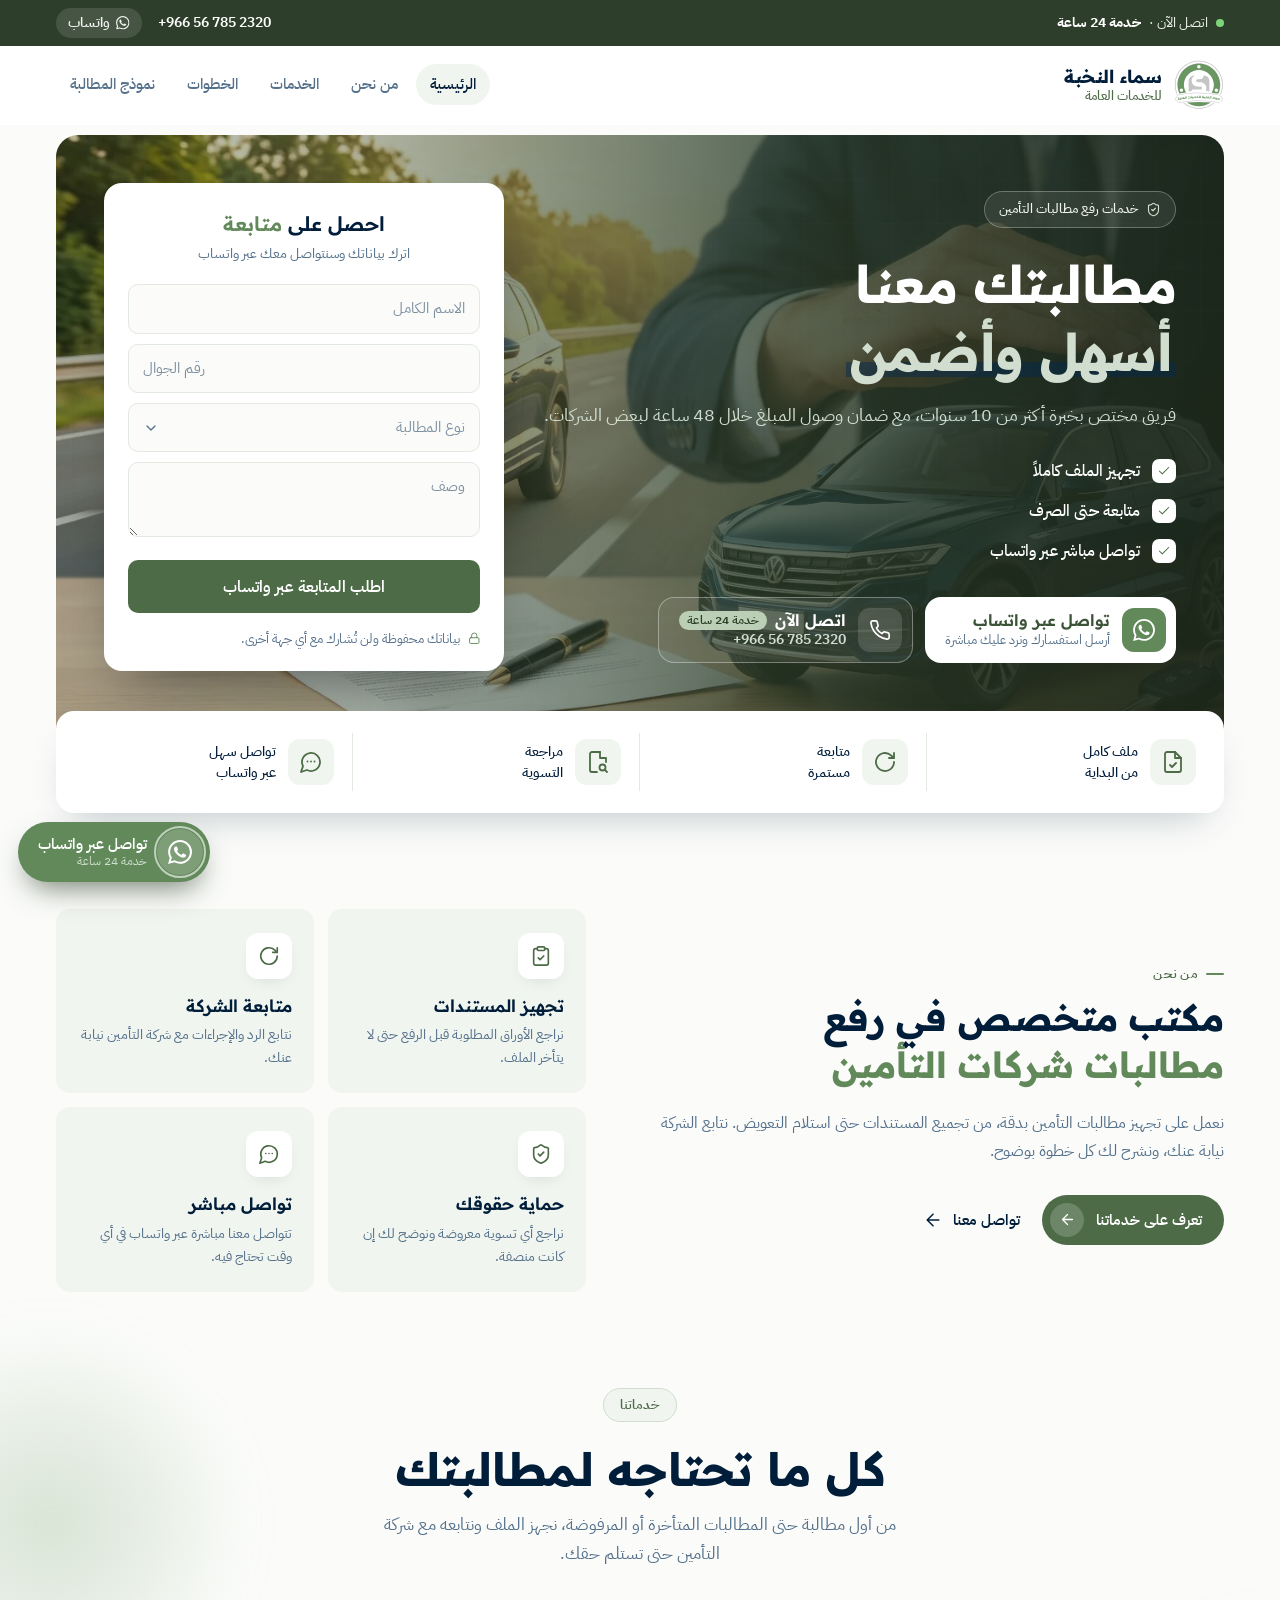
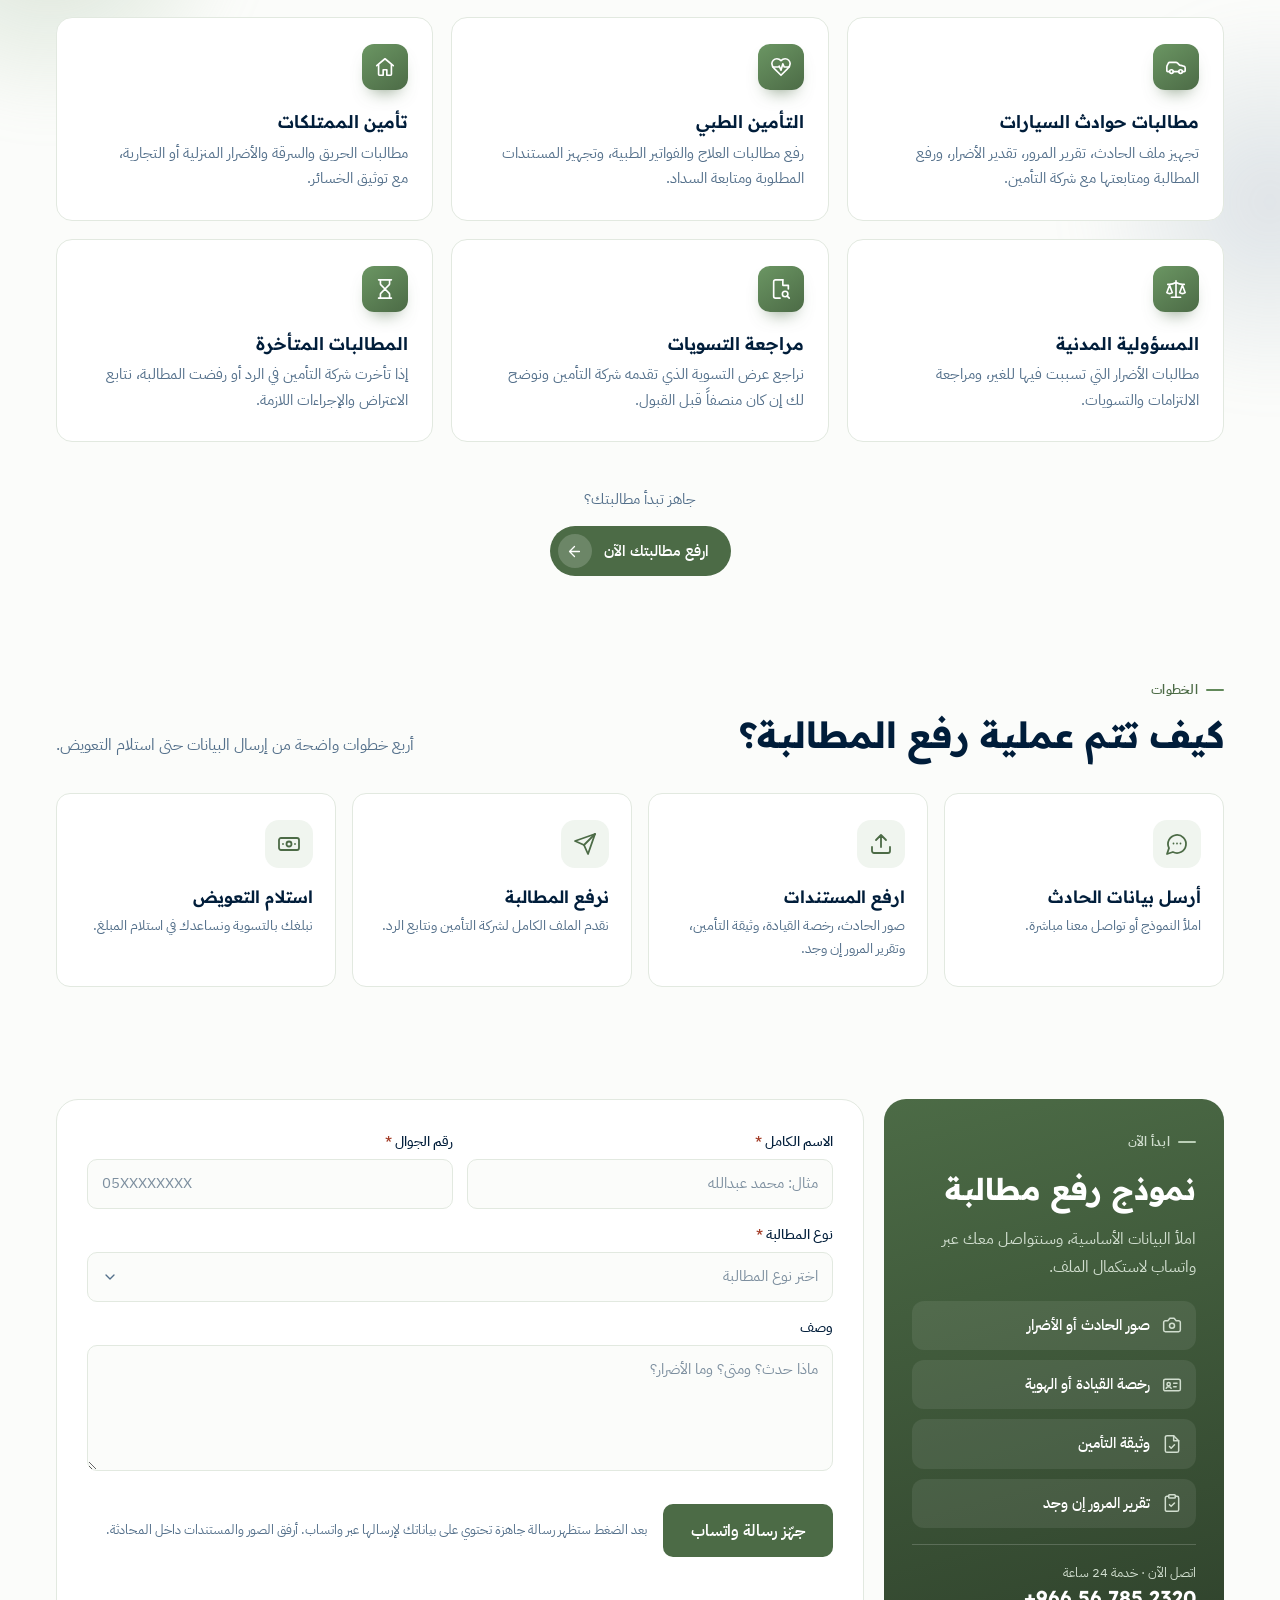
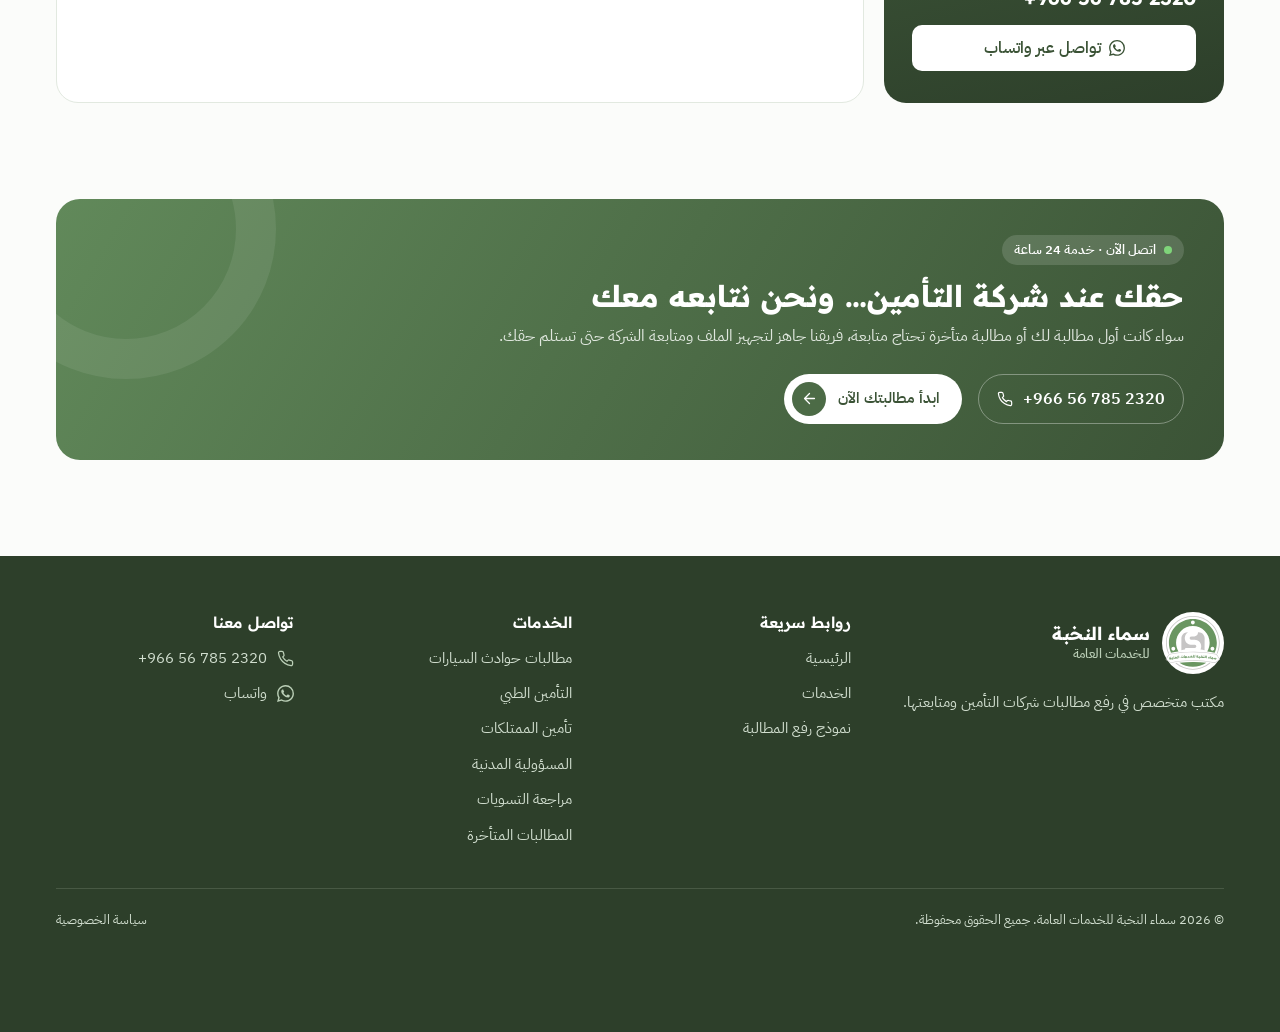
<file: index.html>
<!doctype html>
<html lang="ar" dir="rtl">
<head>
<!-- Google Tag Manager -->
<script>(function(w,d,s,l,i){w[l]=w[l]||[];w[l].push({'gtm.start':
new Date().getTime(),event:'gtm.js'});var f=d.getElementsByTagName(s)[0],
j=d.createElement(s),dl=l!='dataLayer'?'&l='+l:'';j.async=true;j.src=
'https://www.googletagmanager.com/gtm.js?id='+i+dl;f.parentNode.insertBefore(j,f);
})(window,document,'script','dataLayer','GTM-TQXXLRTH');</script>
<!-- End Google Tag Manager -->
<meta charset="utf-8">
<meta name="viewport" content="width=device-width, initial-scale=1, viewport-fit=cover">
<title>سماء النخبة للخدمات العامة | رفع مطالبات التأمين</title>
<meta name="description" content="مكتب متخصص في رفع مطالبات شركات التأمين ومتابعتها: حوادث السيارات، التأمين الطبي، الممتلكات، المسؤولية المدنية، مراجعة التسويات والمطالبات المتأخرة. تواصل عبر واتساب — خدمة 24 ساعة.">
<meta name="theme-color" content="#4c6b46">
<link rel="icon" href="/assets/logo.svg" type="image/svg+xml">
<link rel="apple-touch-icon" href="/assets/apple-touch-icon.png">

<link rel="canonical" href="https://www.nj113.com/">
<meta property="og:type" content="website">
<meta property="og:locale" content="ar_SA">
<meta property="og:title" content="سماء النخبة للخدمات العامة — رفع مطالبات التأمين">
<meta property="og:description" content="نجهز ملف المطالبة كاملاً، ونرفعه لشركة التأمين، ونتابعه معك حتى تستلم حقك.">
<meta property="og:image" content="https://www.nj113.com/assets/og.jpg">
<meta property="og:url" content="https://www.nj113.com/">
<meta name="twitter:card" content="summary_large_image">

<link rel="preconnect" href="https://fonts.googleapis.com">
<link rel="preconnect" href="https://fonts.gstatic.com" crossorigin>
<link rel="stylesheet" href="https://fonts.googleapis.com/css2?family=IBM+Plex+Sans+Arabic:wght@400;500;600&family=Readex+Pro:wght@400;500;600;700&display=swap">
<link rel="preload" as="image" href="/assets/hero.webp" media="(min-width: 921px)">
<link rel="preload" as="image" href="/assets/hero-mobile.webp" media="(max-width: 920px)">
<link rel="stylesheet" href="/styles.css">
<script type="application/ld+json">{"@context": "https://schema.org", "@type": "LocalBusiness", "name": "سماء النخبة للخدمات العامة", "description": "مكتب متخصص في رفع مطالبات شركات التأمين ومتابعتها: حوادث السيارات، التأمين الطبي، الممتلكات، المسؤولية المدنية، مراجعة التسويات والمطالبات المتأخرة. تواصل عبر واتساب — خدمة 24 ساعة.", "telephone": "+966567852320", "image": "/assets/og.jpg", "openingHours": "Mo-Su 00:00-23:59"}</script>
</head>
<body>
<!-- Google Tag Manager (noscript) -->
<noscript><iframe src="https://www.googletagmanager.com/ns.html?id=GTM-TQXXLRTH" height="0" width="0" style="display:none;visibility:hidden"></iframe></noscript>
<!-- End Google Tag Manager (noscript) -->
<svg width="0" height="0" style="position:absolute" aria-hidden="true">
  <defs>
    <symbol id="logo" viewBox="0 0 170.079 170.079"><path fill-rule="nonzero" fill="rgb(41.598511%, 58.799744%, 38.398743%)" fill-opacity="1" d="M 87.554688 142.472656 C 73.101562 142.320312 58.488281 143.140625 43.894531 144.90625 C 55.515625 152.769531 69.527344 157.355469 84.609375 157.355469 C 99.699219 157.355469 113.714844 152.765625 125.335938 144.902344 C 112.796875 143.394531 100.15625 142.578125 87.554688 142.472656 "/> <path fill-rule="nonzero" fill="rgb(41.598511%, 58.799744%, 38.398743%)" fill-opacity="1" d="M 144.011719 108.359375 C 140.777344 108.359375 138.15625 105.738281 138.15625 102.503906 C 138.15625 99.269531 140.777344 96.648438 144.011719 96.648438 C 147.242188 96.648438 149.867188 99.269531 149.867188 102.503906 C 149.867188 105.738281 147.242188 108.359375 144.011719 108.359375 M 84.609375 28.578125 C 81.378906 28.578125 78.753906 25.953125 78.753906 22.722656 C 78.753906 19.488281 81.378906 16.867188 84.609375 16.867188 C 87.84375 16.867188 90.464844 19.488281 90.464844 22.722656 C 90.464844 25.953125 87.84375 28.578125 84.609375 28.578125 M 25.210938 108.359375 C 21.976562 108.359375 19.355469 105.738281 19.355469 102.503906 C 19.355469 99.269531 21.976562 96.648438 25.210938 96.648438 C 28.445312 96.648438 31.066406 99.269531 31.066406 102.503906 C 31.066406 105.738281 28.445312 108.359375 25.210938 108.359375 M 84.609375 11.804688 C 44.417969 11.804688 11.835938 44.390625 11.835938 84.582031 C 11.835938 95.167969 14.097656 105.226562 18.164062 114.300781 C 25.554688 113.039062 33.191406 111.847656 40.957031 110.929688 C 36.304688 103.242188 33.628906 94.222656 33.628906 84.582031 C 33.628906 56.425781 56.453125 33.597656 84.609375 33.597656 C 112.765625 33.597656 135.59375 56.425781 135.59375 84.582031 C 135.59375 94.242188 132.90625 103.277344 128.238281 110.976562 C 135.738281 111.867188 143.347656 112.980469 151.046875 114.324219 C 155.121094 105.242188 157.386719 95.175781 157.386719 84.582031 C 157.386719 44.390625 124.804688 11.804688 84.609375 11.804688 "/> <path fill-rule="nonzero" fill="rgb(41.598511%, 58.799744%, 38.398743%)" fill-opacity="1" d="M 17.292969 127.449219 L 17.394531 128.042969 C 17.472656 128.507812 17.292969 128.863281 16.851562 129.121094 C 16.765625 129.164062 16.667969 129.195312 16.566406 129.210938 C 16.453125 129.230469 16.351562 129.234375 16.269531 129.21875 C 15.773438 129.117188 15.488281 128.839844 15.410156 128.382812 L 15.308594 127.789062 L 16.199219 127.066406 Z M 15.097656 133.148438 L 16.746094 132.867188 L 16.578125 131.878906 L 14.929688 132.160156 Z M 19.542969 132.386719 L 19.882812 134.359375 L 15.554688 135.101562 C 14.039062 135.195312 13.1875 134.691406 12.996094 133.585938 L 12.816406 132.535156 C 12.675781 131.40625 13.1875 130.644531 14.355469 130.25 L 16.253906 129.925781 C 17.671875 129.808594 18.484375 130.371094 18.695312 131.605469 L 18.851562 132.503906 Z M 14.734375 127.886719 L 14.835938 128.480469 C 14.914062 128.945312 14.734375 129.304688 14.292969 129.558594 C 14.203125 129.601562 14.109375 129.632812 14.007812 129.652344 C 13.890625 129.667969 13.792969 129.671875 13.707031 129.65625 C 13.214844 129.554688 12.929688 129.277344 12.851562 128.824219 L 12.75 128.226562 L 13.640625 127.503906 Z M 14.734375 127.886719 "/> <path fill-rule="nonzero" fill="rgb(41.598511%, 58.799744%, 38.398743%)" fill-opacity="1" d="M 22.53125 133.277344 L 23.371094 133.144531 L 23.007812 130.820312 L 22.171875 130.949219 Z M 20.054688 131.300781 C 19.933594 130.167969 20.460938 129.414062 21.632812 129.039062 L 22.71875 128.871094 C 24.136719 128.78125 24.941406 129.351562 25.132812 130.59375 L 25.507812 133.007812 C 25.6875 134.179688 25.15625 134.863281 23.910156 135.054688 L 22.964844 135.203125 C 21.484375 135.429688 20.679688 135.128906 20.550781 134.292969 L 20.546875 134.261719 L 19.523438 134.417969 L 19.21875 132.441406 L 20.207031 132.289062 Z M 20.054688 131.300781 "/> <path fill-rule="nonzero" fill="rgb(41.598511%, 58.799744%, 38.398743%)" fill-opacity="1" d="M 25.804688 126.976562 C 25.871094 125.753906 26.394531 125.070312 27.382812 124.929688 L 27.523438 124.910156 L 28.398438 131.0625 L 29.304688 130.933594 L 29.585938 132.917969 L 28.472656 133.078125 C 27.296875 133.242188 26.625 132.738281 26.460938 131.5625 Z M 25.804688 126.976562 "/> <path fill-rule="nonzero" fill="rgb(41.598511%, 58.799744%, 38.398743%)" fill-opacity="1" d="M 33.117188 128.96875 L 32.507812 129.746094 L 33.296875 130.355469 L 33.894531 129.566406 Z M 37.351562 129.890625 L 37.605469 131.875 L 34.113281 132.324219 C 33.867188 132.355469 33.660156 132.199219 33.5 131.859375 C 33.429688 132.230469 33.269531 132.429688 33.023438 132.464844 L 29.3125 132.9375 L 29.058594 130.953125 L 30.707031 130.742188 C 30.53125 130.542969 30.429688 130.320312 30.398438 130.082031 C 30.347656 129.660156 30.503906 129.171875 30.878906 128.621094 L 31.589844 127.675781 C 31.988281 127.207031 32.410156 126.941406 32.851562 126.882812 C 33.289062 126.828125 33.75 126.96875 34.238281 127.304688 L 35.234375 128.066406 C 35.714844 128.492188 35.984375 128.910156 36.039062 129.324219 C 36.070312 129.582031 36.019531 129.832031 35.890625 130.078125 Z M 37.351562 129.890625 "/> <path fill-rule="nonzero" fill="rgb(41.598511%, 58.799744%, 38.398743%)" fill-opacity="1" d="M 38.347656 129.796875 L 37.851562 125.414062 C 37.949219 124.191406 38.492188 123.523438 39.484375 123.410156 L 39.628906 123.394531 L 40.355469 129.789062 C 40.488281 130.972656 39.964844 131.628906 38.78125 131.761719 L 37.449219 131.914062 L 37.222656 129.921875 Z M 38.347656 129.796875 "/> <path fill-rule="nonzero" fill="rgb(41.598511%, 58.799744%, 38.398743%)" fill-opacity="1" d="M 40.847656 125.066406 C 40.953125 123.84375 41.503906 123.183594 42.496094 123.078125 L 42.636719 123.0625 L 43.3125 129.441406 C 43.203125 130.664062 42.652344 131.328125 41.660156 131.429688 L 41.519531 131.445312 Z M 40.847656 125.066406 "/> <path fill-rule="nonzero" fill="rgb(41.598511%, 58.799744%, 38.398743%)" fill-opacity="1" d="M 53.492188 123.953125 L 53.542969 124.558594 C 53.578125 125.027344 53.367188 125.367188 52.90625 125.582031 C 52.816406 125.617188 52.71875 125.640625 52.617188 125.648438 C 52.496094 125.660156 52.398438 125.652344 52.316406 125.628906 C 51.832031 125.484375 51.574219 125.183594 51.535156 124.722656 L 51.484375 124.117188 L 52.4375 123.480469 Z M 50.90625 124.164062 L 50.953125 124.769531 C 50.992188 125.238281 50.78125 125.578125 50.320312 125.792969 C 50.226562 125.828125 50.128906 125.851562 50.027344 125.859375 C 49.910156 125.871094 49.808594 125.863281 49.726562 125.839844 C 49.246094 125.695312 48.984375 125.394531 48.945312 124.933594 L 48.898438 124.328125 L 49.851562 123.6875 Z M 46.882812 130.742188 C 46.800781 129.742188 47.351562 129.074219 48.53125 128.742188 L 54.59375 128.246094 L 54.5 127.085938 C 54.632812 125.867188 55.199219 125.21875 56.195312 125.136719 L 56.335938 125.125 L 56.597656 128.304688 C 56.691406 129.488281 56.148438 130.128906 54.964844 130.226562 L 46.894531 130.882812 Z M 46.882812 130.742188 "/> <path fill-rule="nonzero" fill="rgb(41.598511%, 58.799744%, 38.398743%)" fill-opacity="1" d="M 57.335938 123.640625 C 57.492188 122.425781 58.070312 121.785156 59.066406 121.722656 L 59.207031 121.714844 L 59.605469 127.917969 L 60.515625 127.859375 L 60.644531 129.855469 L 59.523438 129.925781 C 58.339844 130.003906 57.707031 129.449219 57.632812 128.261719 Z M 57.335938 123.640625 "/> <path fill-rule="nonzero" fill="rgb(41.598511%, 58.799744%, 38.398743%)" fill-opacity="1" d="M 63.390625 129.035156 L 64.238281 128.992188 L 64.117188 126.640625 L 63.269531 126.683594 Z M 61.128906 126.816406 C 61.121094 125.679688 61.722656 124.984375 62.925781 124.730469 L 64.027344 124.671875 C 65.445312 124.722656 66.1875 125.375 66.253906 126.628906 L 66.378906 129.066406 C 66.441406 130.253906 65.839844 130.878906 64.582031 130.945312 L 63.625 130.996094 C 62.132812 131.070312 61.363281 130.6875 61.320312 129.847656 L 61.316406 129.8125 L 60.285156 129.867188 L 60.179688 127.867188 L 61.179688 127.816406 Z M 61.128906 126.816406 "/> <path fill-rule="nonzero" fill="rgb(41.598511%, 58.799744%, 38.398743%)" fill-opacity="1" d="M 74.972656 127.246094 L 75.039062 129.25 L 67.558594 129.496094 C 67.519531 128.332031 68.164062 127.640625 69.484375 127.429688 L 72.035156 127.34375 L 72 126.320312 L 70.925781 126.359375 C 69.714844 126.183594 69.09375 125.597656 69.058594 124.59375 L 69.054688 124.449219 L 72.023438 124.351562 C 73.3125 124.316406 73.988281 125.199219 74.050781 127.003906 L 74.058594 127.277344 Z M 74.972656 127.246094 "/> <path fill-rule="nonzero" fill="rgb(41.598511%, 58.799744%, 38.398743%)" fill-opacity="1" d="M 80.339844 121.933594 L 80.34375 122.535156 C 80.351562 123.007812 80.117188 123.332031 79.640625 123.515625 C 79.546875 123.542969 79.449219 123.558594 79.347656 123.5625 C 79.226562 123.5625 79.128906 123.550781 79.046875 123.519531 C 78.578125 123.34375 78.339844 123.023438 78.332031 122.5625 L 78.324219 121.957031 L 79.320312 121.382812 Z M 83.570312 127.140625 L 83.59375 129.144531 L 74.785156 129.25 L 74.757812 127.25 L 80.632812 127.175781 L 80.621094 126.152344 L 78.113281 126.183594 C 76.90625 125.984375 76.296875 125.386719 76.285156 124.378906 L 76.285156 124.238281 L 80.683594 124.183594 C 81.976562 124.175781 82.632812 125.074219 82.65625 126.878906 L 82.65625 127.152344 Z M 83.570312 127.140625 "/> <path fill-rule="nonzero" fill="rgb(41.598511%, 58.799744%, 38.398743%)" fill-opacity="1" d="M 83.339844 127.15625 L 84.988281 127.164062 L 85.011719 122.75 C 85.253906 121.550781 85.871094 120.953125 86.867188 120.957031 L 87.011719 120.957031 L 86.980469 127.175781 L 88.796875 127.183594 L 88.785156 129.183594 L 83.328125 129.15625 Z M 83.339844 127.15625 "/> <path fill-rule="nonzero" fill="rgb(41.598511%, 58.799744%, 38.398743%)" fill-opacity="1" d="M 89.738281 127.203125 L 89.800781 122.789062 C 90.050781 121.589844 90.675781 121 91.671875 121.011719 L 91.816406 121.011719 L 91.726562 127.449219 C 91.710938 128.636719 91.109375 129.222656 89.921875 129.207031 L 88.578125 129.1875 L 88.605469 127.1875 Z M 89.738281 127.203125 "/> <path fill-rule="nonzero" fill="rgb(41.598511%, 58.799744%, 38.398743%)" fill-opacity="1" d="M 100.699219 122.226562 L 100.679688 122.832031 C 100.664062 123.300781 100.417969 123.617188 99.933594 123.777344 C 99.835938 123.800781 99.738281 123.8125 99.636719 123.808594 C 99.519531 123.804688 99.417969 123.789062 99.339844 123.753906 C 98.875 123.558594 98.652344 123.226562 98.667969 122.765625 L 98.6875 122.160156 L 99.707031 121.632812 Z M 97.402344 127.367188 L 99.074219 127.425781 L 99.105469 126.421875 L 97.4375 126.367188 Z M 98.105469 122.140625 L 98.085938 122.746094 C 98.070312 123.214844 97.820312 123.53125 97.339844 123.691406 C 97.242188 123.714844 97.144531 123.726562 97.039062 123.722656 C 96.921875 123.71875 96.824219 123.699219 96.746094 123.667969 C 96.28125 123.472656 96.058594 123.140625 96.074219 122.679688 L 96.09375 122.074219 L 97.113281 121.546875 Z M 101.914062 127.515625 L 101.84375 129.519531 L 97.457031 129.375 C 95.953125 129.164062 95.21875 128.496094 95.257812 127.375 L 95.292969 126.308594 C 95.378906 125.171875 96.039062 124.53125 97.261719 124.378906 L 99.183594 124.445312 C 100.597656 124.617188 101.28125 125.328125 101.238281 126.582031 L 101.207031 127.496094 Z M 101.914062 127.515625 "/> <path fill-rule="nonzero" fill="rgb(41.598511%, 58.799744%, 38.398743%)" fill-opacity="1" d="M 105.15625 131.066406 L 105.125 131.671875 C 105.101562 132.140625 104.847656 132.453125 104.363281 132.605469 C 104.269531 132.628906 104.167969 132.636719 104.066406 132.632812 C 103.949219 132.628906 103.851562 132.609375 103.769531 132.574219 C 103.3125 132.367188 103.09375 132.035156 103.113281 131.574219 L 103.144531 130.96875 L 104.171875 130.457031 Z M 101.679688 127.515625 L 103.328125 127.597656 L 103.386719 126.433594 C 103.679688 125.242188 104.324219 124.671875 105.320312 124.71875 L 105.460938 124.726562 L 105.316406 127.691406 L 107.132812 127.78125 L 107.035156 129.78125 L 101.585938 129.515625 Z M 101.679688 127.515625 "/> <path fill-rule="nonzero" fill="rgb(41.598511%, 58.799744%, 38.398743%)" fill-opacity="1" d="M 112.8125 122.878906 L 112.773438 123.484375 C 112.742188 123.953125 112.484375 124.257812 111.996094 124.402344 C 111.898438 124.425781 111.800781 124.433594 111.695312 124.429688 C 111.582031 124.421875 111.480469 124.398438 111.402344 124.363281 C 110.945312 124.152344 110.734375 123.8125 110.765625 123.355469 L 110.804688 122.75 L 111.839844 122.253906 Z M 115.632812 128.324219 L 115.503906 130.320312 L 106.707031 129.746094 L 106.839844 127.75 L 112.703125 128.132812 L 112.769531 127.113281 L 110.265625 126.949219 C 109.078125 126.65625 108.519531 126.011719 108.582031 125.007812 L 108.59375 124.863281 L 112.984375 125.152344 C 114.273438 125.242188 114.855469 126.191406 114.738281 127.988281 L 114.722656 128.265625 Z M 115.632812 128.324219 "/> <path fill-rule="nonzero" fill="rgb(41.598511%, 58.799744%, 38.398743%)" fill-opacity="1" d="M 119.5 123.394531 L 119.449219 123.996094 C 119.410156 124.464844 119.144531 124.765625 118.65625 124.902344 C 118.558594 124.925781 118.460938 124.929688 118.359375 124.921875 C 118.238281 124.914062 118.144531 124.890625 118.066406 124.855469 C 117.613281 124.632812 117.40625 124.292969 117.441406 123.832031 L 117.492188 123.226562 L 118.535156 122.75 Z M 115.417969 128.324219 L 117.0625 128.457031 L 117.15625 127.296875 C 117.488281 126.117188 118.152344 125.566406 119.144531 125.648438 L 119.289062 125.660156 L 119.046875 128.621094 L 120.855469 128.769531 L 120.691406 130.765625 L 115.25 130.320312 Z M 115.417969 128.324219 "/> <path fill-rule="nonzero" fill="rgb(41.598511%, 58.799744%, 38.398743%)" fill-opacity="1" d="M 121.773438 128.863281 L 122.183594 124.46875 C 122.527344 123.292969 123.199219 122.75 124.191406 122.84375 L 124.332031 122.859375 L 123.738281 129.265625 C 123.628906 130.449219 122.980469 130.988281 121.796875 130.875 L 120.460938 130.75 L 120.648438 128.757812 Z M 121.773438 128.863281 "/> <path fill-rule="nonzero" fill="rgb(41.598511%, 58.799744%, 38.398743%)" fill-opacity="1" d="M 125.171875 124.742188 C 125.527344 123.570312 126.203125 123.03125 127.195312 123.132812 L 127.335938 123.148438 L 126.691406 129.53125 C 126.335938 130.703125 125.664062 131.238281 124.671875 131.140625 L 124.527344 131.125 Z M 125.171875 124.742188 "/> <path fill-rule="nonzero" fill="rgb(41.598511%, 58.799744%, 38.398743%)" fill-opacity="1" d="M 133.6875 127.117188 L 136.660156 127.472656 L 136.644531 127.617188 C 136.523438 128.613281 135.847656 129.144531 134.621094 129.210938 L 133.75 129.105469 L 133.625 130.121094 L 134.335938 130.207031 C 135.632812 130.535156 136.210938 131.277344 136.074219 132.433594 L 130.042969 131.707031 L 130.0625 131.566406 C 130.164062 130.707031 130.679688 130.164062 131.609375 129.933594 L 131.71875 129.019531 C 132.015625 127.777344 132.671875 127.152344 133.683594 127.148438 Z M 133.6875 127.117188 "/> <path fill-rule="nonzero" fill="rgb(41.598511%, 58.799744%, 38.398743%)" fill-opacity="1" d="M 137.988281 126.226562 C 138.378906 125.0625 139.070312 124.546875 140.058594 124.679688 L 140.199219 124.699219 L 139.378906 130.859375 L 140.28125 130.980469 L 140.019531 132.964844 L 138.90625 132.816406 C 137.726562 132.660156 137.21875 131.992188 137.375 130.816406 Z M 137.988281 126.226562 "/> <path fill-rule="nonzero" fill="rgb(41.598511%, 58.799744%, 38.398743%)" fill-opacity="1" d="M 142.902344 132.699219 L 143.742188 132.820312 L 144.082031 130.492188 L 143.246094 130.371094 Z M 139.984375 130.925781 L 140.972656 131.070312 L 141.117188 130.082031 C 141.335938 128.964844 142.058594 128.398438 143.289062 128.386719 L 144.378906 128.546875 C 145.761719 128.875 146.363281 129.65625 146.179688 130.898438 L 146.046875 131.8125 L 147.136719 131.972656 L 146.84375 133.953125 L 145.722656 133.789062 C 145.511719 134.632812 144.835938 134.972656 143.695312 134.804688 L 142.75 134.667969 C 141.269531 134.449219 140.589844 133.925781 140.710938 133.089844 L 140.714844 133.058594 L 139.691406 132.910156 Z M 139.984375 130.925781 "/> <path fill-rule="nonzero" fill="rgb(41.598511%, 58.799744%, 38.398743%)" fill-opacity="1" d="M 148.195312 131.136719 C 148.378906 130.050781 149.164062 129.5 150.558594 129.480469 L 150.0625 132.453125 L 150.855469 132.582031 L 151.066406 131.304688 C 151.382812 130.226562 152.082031 129.777344 153.167969 129.957031 C 153.230469 129.96875 153.300781 129.984375 153.371094 130.003906 L 152.882812 132.921875 L 153.675781 133.054688 L 153.890625 131.773438 C 154.203125 130.695312 154.902344 130.246094 155.988281 130.429688 C 156.054688 130.441406 156.121094 130.457031 156.191406 130.472656 L 155.667969 133.621094 C 155.472656 134.785156 154.769531 135.265625 153.5625 135.066406 L 152.121094 134.824219 C 151.875 134.785156 151.699219 134.625 151.597656 134.347656 C 151.410156 134.578125 151.199219 134.671875 150.957031 134.632812 L 146.5625 133.898438 L 146.890625 131.933594 L 148.03125 132.125 Z M 148.195312 131.136719 "/> <path fill-rule="nonzero" fill="rgb(77.598572%, 77.2995%, 77.2995%)" fill-opacity="1" d="M 60.230469 114.234375 C 44.777344 114.894531 29.449219 117.265625 14.222656 119.945312 C 13.25 120.117188 12.800781 120.761719 12.332031 121.476562 C 9.738281 125.4375 7.183594 129.425781 4.511719 133.332031 C 3.707031 134.507812 4.085938 134.917969 5.113281 135.566406 C 9.714844 137.636719 15.691406 144.511719 20.484375 143.578125 C 42.652344 139.394531 65.035156 137.34375 87.59375 137.582031 C 108.054688 137.753906 128.46875 139.746094 148.570312 143.546875 C 154.035156 144.4375 158.898438 137.933594 163.792969 135.71875 C 165.078125 134.90625 165.367188 134.300781 164.441406 132.96875 C 161.59375 129.886719 157.785156 120.585938 154.234375 119.859375 C 123.320312 114.183594 91.597656 111.632812 60.230469 114.234375 M 88.636719 111.640625 C 110.101562 111.871094 131.464844 114.222656 152.605469 117.816406 C 155.992188 118.363281 157.980469 119.914062 159.628906 122.699219 C 161.792969 126.347656 164.25 129.816406 166.625 133.335938 C 167.453125 134.5625 167.433594 135.3125 166.023438 136.207031 C 162.171875 137.988281 153.257812 146.28125 150.050781 145.40625 C 117.511719 139.472656 84.203125 137.484375 51.25 140.761719 C 41.066406 141.734375 30.929688 143.183594 20.878906 145.128906 C 18.578125 145.570312 16.710938 145.300781 14.746094 143.878906 C 11.082031 141.230469 7.234375 138.824219 3.398438 136.421875 C 1.910156 135.488281 1.496094 134.714844 2.628906 133.101562 C 5.554688 128.9375 8.359375 124.679688 11.089844 120.382812 C 11.898438 119.105469 12.90625 118.535156 14.300781 118.28125 C 38.808594 113.699219 63.703125 111.460938 88.636719 111.640625 "/> <path fill-rule="nonzero" fill="rgb(77.598572%, 77.2995%, 77.2995%)" fill-opacity="1" d="M 64.585938 100.535156 C 72.371094 100.5625 80.988281 100.523438 88.363281 100.53125 C 91.6875 100.84375 95.378906 98.9375 95.125 95.199219 C 95.019531 92.730469 93.308594 90.804688 90.824219 90.519531 C 77.707031 91.027344 64.457031 90.035156 60.675781 74.992188 C 59.515625 71.515625 59.796875 67.828125 60.960938 64.460938 C 62.4375 59.628906 65.628906 55.566406 69.90625 52.695312 C 69.679688 52.6875 69.445312 52.679688 69.203125 52.671875 C 58.589844 52.335938 49.800781 60.84375 49.792969 71.460938 C 49.785156 83.355469 49.78125 98.058594 49.792969 106.855469 C 49.785156 106.945312 49.78125 107.027344 49.78125 107.105469 C 53.117188 106.304688 56.585938 105.609375 60.160156 105.035156 C 60.109375 102.558594 62.109375 100.523438 64.585938 100.535156 "/> <path fill-rule="nonzero" fill="rgb(77.598572%, 77.2995%, 77.2995%)" fill-opacity="1" d="M 88.914062 65.140625 C 84.910156 65.046875 80.917969 65.097656 77.328125 65.996094 C 77.152344 66.039062 77.007812 66.15625 76.914062 66.308594 C 76.757812 66.570312 76.523438 66.746094 76.199219 66.820312 L 76.195312 66.820312 C 76.09375 67.230469 75.863281 67.527344 75.480469 67.703125 C 75.496094 67.820312 75.457031 67.914062 75.363281 67.980469 C 75.015625 69.207031 74.933594 70.984375 75.148438 72.003906 C 75.167969 72.097656 75.210938 72.183594 75.269531 72.261719 C 75.757812 72.90625 76.246094 73.546875 76.730469 74.191406 C 76.789062 74.269531 76.863281 74.332031 76.945312 74.378906 C 81.417969 76.84375 88.148438 74.4375 92.96875 75.695312 C 93.53125 75.847656 94.261719 75.628906 94.71875 76.003906 C 94.789062 76.0625 94.867188 76.113281 94.960938 76.132812 C 107.289062 78.726562 113.386719 92.714844 108.242188 103.816406 C 108.054688 104.222656 108.3125 104.691406 108.753906 104.753906 C 112.460938 105.304688 116.058594 105.980469 119.519531 106.777344 C 119.9375 106.871094 120.328125 106.558594 120.328125 106.132812 L 120.328125 106.125 C 120.347656 100.890625 120.386719 84.164062 120.386719 70.640625 C 120.386719 60.78125 112.496094 52.738281 102.636719 52.542969 C 102.15625 52.53125 101.710938 52.523438 101.304688 52.511719 C 100.167969 52.484375 100.101562 53.167969 100.101562 54.011719 L 100.101562 54.203125 C 100.117188 60.347656 95.058594 65.289062 88.914062 65.140625 "/> <path fill-rule="nonzero" fill="rgb(77.598572%, 77.2995%, 77.2995%)" fill-opacity="1" d="M 158.390625 117.78125 C 158.21875 117.78125 158.046875 117.746094 157.882812 117.675781 C 157.238281 117.394531 156.9375 116.640625 157.21875 115.996094 C 161.527344 106.058594 163.710938 95.488281 163.710938 84.582031 C 163.710938 40.964844 128.226562 5.484375 84.609375 5.484375 C 40.996094 5.484375 5.511719 40.964844 5.511719 84.582031 C 5.511719 95.375 7.652344 105.839844 11.867188 115.6875 C 12.144531 116.335938 11.84375 117.085938 11.199219 117.363281 C 10.550781 117.640625 9.800781 117.34375 9.523438 116.695312 C 5.167969 106.527344 2.960938 95.722656 2.960938 84.582031 C 2.960938 39.558594 39.589844 2.929688 84.609375 2.929688 C 129.632812 2.929688 166.261719 39.558594 166.261719 84.582031 C 166.261719 95.839844 164.007812 106.75 159.5625 117.011719 C 159.351562 117.492188 158.882812 117.78125 158.390625 117.78125 "/> <path fill-rule="nonzero" fill="rgb(77.598572%, 77.2995%, 77.2995%)" fill-opacity="1" d="M 84.609375 166.230469 C 65.558594 166.230469 47.015625 159.527344 32.394531 147.351562 C 31.851562 146.898438 31.777344 146.09375 32.230469 145.554688 C 32.679688 145.011719 33.484375 144.9375 34.027344 145.390625 C 48.191406 157.183594 66.152344 163.679688 84.609375 163.679688 C 103.070312 163.679688 121.035156 157.183594 135.199219 145.386719 C 135.742188 144.933594 136.542969 145.007812 136.996094 145.550781 C 137.449219 146.089844 137.371094 146.894531 136.832031 147.347656 C 122.210938 159.523438 103.664062 166.230469 84.609375 166.230469 "/></symbol>
    <symbol id="i-wrench" viewBox="0 0 24 24"><path d="M14.7 6.3a1 1 0 0 0 0 1.4l1.6 1.6a1 1 0 0 0 1.4 0l3.77-3.77a6 6 0 0 1-7.94 7.94l-6.91 6.91a2.12 2.12 0 0 1-3-3l6.91-6.91a6 6 0 0 1 7.94-7.94l-3.76 3.76z"/></symbol>
    <symbol id="i-zap" viewBox="0 0 24 24"><path d="M13 2 3 14h9l-1 8 10-12h-9l1-8z"/></symbol>
    <symbol id="i-drop" viewBox="0 0 24 24"><path d="M12 22a7 7 0 0 0 7-7c0-2-1-3.9-3-5.5s-3.5-4-4-6.5c-.5 2.5-2 4.9-4 6.5C6 11.1 5 13 5 15a7 7 0 0 0 7 7z"/></symbol>
    <symbol id="i-snow" viewBox="0 0 24 24"><path d="M2 12h20M12 2v20M20 16l-4-4 4-4M4 8l4 4-4 4M16 4l-4 4-4-4M8 20l4-4 4 4"/></symbol>
    <symbol id="i-paint" viewBox="0 0 24 24"><rect x="2" y="2" width="16" height="6" rx="2"/><path d="M10 16v-2a2 2 0 0 1 2-2h8a2 2 0 0 0 2-2V7a2 2 0 0 0-2-2h-2"/><rect x="8" y="16" width="4" height="6" rx="1"/></symbol>
    <symbol id="i-spark" viewBox="0 0 24 24"><path d="M12 3l1.9 5.8L20 11l-6.1 2.2L12 19l-1.9-5.8L4 11l6.1-2.2z"/><path d="M19 3v4M17 5h4M5 17v4M3 19h4"/></symbol>
    <symbol id="i-bug" viewBox="0 0 24 24"><path d="M8 2l1.88 1.88M14.12 3.88 16 2M9 7.13v-1a3 3 0 1 1 6 0v1"/><path d="M12 20c-3.3 0-6-2.7-6-6v-3a4 4 0 0 1 4-4h4a4 4 0 0 1 4 4v3c0 3.3-2.7 6-6 6z"/><path d="M12 20v-9M6.53 9C4.6 8.8 3 7.1 3 5M6 13H2M3 21c0-2.1 1.7-3.9 3.8-4M20.97 5c0 2.1-1.6 3.8-3.5 4M22 13h-4M17.2 17c2.1.1 3.8 1.9 3.8 4"/></symbol>
    <symbol id="i-truck" viewBox="0 0 24 24"><path d="M14 18V6a2 2 0 0 0-2-2H4a2 2 0 0 0-2 2v11a1 1 0 0 0 1 1h2M15 18H9M19 18h2a1 1 0 0 0 1-1v-3.65a1 1 0 0 0-.22-.62l-3.48-4.35A1 1 0 0 0 17.52 8H14"/><circle cx="17" cy="18" r="2"/><circle cx="7" cy="18" r="2"/></symbol>
    <symbol id="i-clip" viewBox="0 0 24 24"><rect x="8" y="2" width="8" height="4" rx="1"/><path d="M16 4h2a2 2 0 0 1 2 2v14a2 2 0 0 1-2 2H6a2 2 0 0 1-2-2V6a2 2 0 0 1 2-2h2"/><path d="m9 14 2 2 4-4"/></symbol>
    <symbol id="i-box" viewBox="0 0 24 24"><path d="M21 8a2 2 0 0 0-1-1.73l-7-4a2 2 0 0 0-2 0l-7 4A2 2 0 0 0 3 8v8a2 2 0 0 0 1 1.73l7 4a2 2 0 0 0 2 0l7-4A2 2 0 0 0 21 16z"/><path d="m3.3 7 8.7 5 8.7-5M12 22V12"/></symbol>
    <symbol id="i-clock" viewBox="0 0 24 24"><circle cx="12" cy="12" r="10"/><path d="M12 6v6l4 2"/></symbol>
    <symbol id="i-tag" viewBox="0 0 24 24"><path d="M12.586 2.586A2 2 0 0 0 11.172 2H4a2 2 0 0 0-2 2v7.172a2 2 0 0 0 .586 1.414l8.704 8.704a2.426 2.426 0 0 0 3.42 0l6.58-6.58a2.426 2.426 0 0 0 0-3.42z"/><circle cx="7.5" cy="7.5" r="1.2"/></symbol>
    <symbol id="i-team" viewBox="0 0 24 24"><path d="M16 21v-2a4 4 0 0 0-4-4H6a4 4 0 0 0-4 4v2"/><circle cx="9" cy="7" r="4"/><path d="m16 11 2 2 4-4"/></symbol>
    <symbol id="i-check" viewBox="0 0 24 24"><path d="M20 6 9 17l-5-5"/></symbol>
    <symbol id="i-arrow" viewBox="0 0 24 24"><path d="M19 12H5M12 19l-7-7 7-7"/></symbol>
    <symbol id="i-phone" viewBox="0 0 24 24"><path d="M22 16.92v3a2 2 0 0 1-2.18 2 19.79 19.79 0 0 1-8.63-3.07 19.5 19.5 0 0 1-6-6 19.79 19.79 0 0 1-3.07-8.67A2 2 0 0 1 4.11 2h3a2 2 0 0 1 2 1.72c.13.96.36 1.9.7 2.81a2 2 0 0 1-.45 2.11L8.09 9.91a16 16 0 0 0 6 6l1.27-1.27a2 2 0 0 1 2.11-.45c.91.34 1.85.57 2.81.7A2 2 0 0 1 22 16.92z"/></symbol>
    <symbol id="i-mail" viewBox="0 0 24 24"><rect x="2" y="4" width="20" height="16" rx="2"/><path d="m22 7-10 6L2 7"/></symbol>
    <symbol id="i-pin" viewBox="0 0 24 24"><path d="M20 10c0 6-8 12-8 12s-8-6-8-12a8 8 0 0 1 16 0z"/><circle cx="12" cy="10" r="3"/></symbol>
    <symbol id="i-menu" viewBox="0 0 24 24"><path d="M4 6h16M4 12h16M4 18h16"/></symbol>
    <symbol id="i-x" viewBox="0 0 24 24"><path d="M18 6 6 18M6 6l12 12"/></symbol>
    <symbol id="i-lock" viewBox="0 0 24 24"><rect x="3" y="11" width="18" height="11" rx="2"/><path d="M7 11V7a5 5 0 0 1 10 0v4"/></symbol>
    <symbol id="i-shield" viewBox="0 0 24 24"><path d="M20 13c0 5-3.5 7.5-7.66 8.95a1 1 0 0 1-.67-.01C7.5 20.5 4 18 4 13V6a1 1 0 0 1 1-1c2 0 4.5-1.2 6.24-2.72a1.17 1.17 0 0 1 1.52 0C14.51 3.81 17 5 19 5a1 1 0 0 1 1 1z"/><path d="m9 12 2 2 4-4"/></symbol>
    <symbol id="i-building" viewBox="0 0 24 24"><path d="M6 22V4a2 2 0 0 1 2-2h8a2 2 0 0 1 2 2v18Z"/><path d="M6 12H4a2 2 0 0 0-2 2v6a2 2 0 0 0 2 2h2M18 9h2a2 2 0 0 1 2 2v9a2 2 0 0 1-2 2h-2M10 6h4M10 10h4M10 14h4M10 18h4"/></symbol>
    <symbol id="i-ruler" viewBox="0 0 24 24"><path d="M21.3 15.3a2.4 2.4 0 0 1 0 3.4l-2.6 2.6a2.4 2.4 0 0 1-3.4 0L2.7 8.7a2.41 2.41 0 0 1 0-3.4l2.6-2.6a2.41 2.41 0 0 1 3.4 0Z"/><path d="m14.5 12.5 2-2M11.5 9.5l2-2M8.5 6.5l2-2M17.5 15.5l2-2"/></symbol>
    <symbol id="i-play" viewBox="0 0 24 24"><path d="M7 4.5v15l12.5-7.5z" fill="currentColor" stroke="none"/></symbol>
    <symbol id="i-car" viewBox="0 0 24 24"><path d="M19 17h2c.6 0 1-.4 1-1v-3c0-.9-.7-1.7-1.5-1.9C18.7 10.6 16 10 16 10s-1.3-1.4-2.2-2.3c-.5-.4-1.1-.7-1.8-.7H5c-.6 0-1.1.4-1.4.9l-1.4 2.9A3.7 3.7 0 0 0 2 12v4c0 .6.4 1 1 1h2"/><circle cx="7" cy="17" r="2"/><path d="M9 17h6"/><circle cx="17" cy="17" r="2"/></symbol>
    <symbol id="i-heart" viewBox="0 0 24 24"><path d="M19 14c1.49-1.46 3-3.21 3-5.5A5.5 5.5 0 0 0 16.5 3c-1.76 0-3 .5-4.5 2-1.5-1.5-2.74-2-4.5-2A5.5 5.5 0 0 0 2 8.5c0 2.3 1.5 4.05 3 5.5l7 7Z"/><path d="M3.22 12H9.5l.5-1 2 4.5 2-7 1.5 3.5h5.27"/></symbol>
    <symbol id="i-home" viewBox="0 0 24 24"><path d="M3 10.5 12 3l9 7.5"/><path d="M5 9.5V20a1 1 0 0 0 1 1h4v-6h4v6h4a1 1 0 0 0 1-1V9.5"/></symbol>
    <symbol id="i-scale" viewBox="0 0 24 24"><path d="m16 16 3-8 3 8c-.87.65-1.92 1-3 1s-2.13-.35-3-1Z"/><path d="m2 16 3-8 3 8c-.87.65-1.92 1-3 1s-2.13-.35-3-1Z"/><path d="M7 21h10M12 3v18M3 7h2c2 0 5-1 7-2 2 1 5 2 7 2h2"/></symbol>
    <symbol id="i-search" viewBox="0 0 24 24"><path d="M14 2H6a2 2 0 0 0-2 2v16a2 2 0 0 0 2 2h5"/><path d="M14 2v6h6M20 8v4"/><circle cx="16.5" cy="17.5" r="3"/><path d="m21 22-2.3-2.3"/></symbol>
    <symbol id="i-hourglass" viewBox="0 0 24 24"><path d="M5 22h14M5 2h14M17 22v-4.17a2 2 0 0 0-.59-1.42L12 12l-4.41 4.41A2 2 0 0 0 7 17.83V22M7 2v4.17a2 2 0 0 0 .59 1.42L12 12l4.41-4.41A2 2 0 0 0 17 6.17V2"/></symbol>
    <symbol id="i-chat" viewBox="0 0 24 24"><path d="M7.9 20A9 9 0 1 0 4 16.1L2 22Z"/><path d="M8.5 11.5h.01M12 11.5h.01M15.5 11.5h.01"/></symbol>
    <symbol id="i-whatsapp" viewBox="0 0 24 24"><path fill="currentColor" stroke="none" d="M17.472 14.382c-.297-.149-1.758-.867-2.03-.967-.273-.099-.471-.148-.67.15-.197.297-.767.966-.94 1.164-.173.199-.347.223-.644.075-.297-.15-1.255-.463-2.39-1.475-.883-.788-1.48-1.761-1.653-2.059-.173-.297-.018-.458.13-.606.134-.133.298-.347.446-.52.149-.174.198-.298.298-.497.099-.198.05-.371-.025-.52-.075-.149-.669-1.612-.916-2.207-.242-.579-.487-.5-.669-.51-.173-.008-.371-.01-.57-.01-.198 0-.52.074-.792.372-.272.297-1.04 1.016-1.04 2.479 0 1.462 1.065 2.875 1.213 3.074.149.198 2.096 3.2 5.077 4.487.709.306 1.262.489 1.694.625.712.227 1.36.195 1.871.118.571-.085 1.758-.719 2.006-1.413.248-.694.248-1.289.173-1.413-.074-.124-.272-.198-.57-.347m-5.421 7.403h-.004a9.87 9.87 0 0 1-5.031-1.378l-.361-.214-3.741.982.998-3.648-.235-.374a9.86 9.86 0 0 1-1.51-5.26c.001-5.45 4.436-9.884 9.888-9.884 2.64 0 5.122 1.03 6.988 2.898a9.825 9.825 0 0 1 2.893 6.994c-.003 5.45-4.437 9.884-9.885 9.884m8.413-18.297A11.815 11.815 0 0 0 12.05 0C5.495 0 .16 5.335.157 11.892c0 2.096.547 4.142 1.588 5.945L.057 24l6.305-1.654a11.882 11.882 0 0 0 5.683 1.448h.005c6.554 0 11.89-5.335 11.893-11.893a11.821 11.821 0 0 0-3.48-8.413Z"/></symbol>
    <symbol id="i-file" viewBox="0 0 24 24"><path d="M14 2H6a2 2 0 0 0-2 2v16a2 2 0 0 0 2 2h12a2 2 0 0 0 2-2V8z"/><path d="M14 2v6h6M9 15l2 2 4-4"/></symbol>
    <symbol id="i-refresh" viewBox="0 0 24 24"><path d="M21 12a9 9 0 1 1-3-6.7L21 8"/><path d="M21 3v5h-5"/></symbol>
    <symbol id="i-upload" viewBox="0 0 24 24"><path d="M21 15v4a2 2 0 0 1-2 2H5a2 2 0 0 1-2-2v-4M17 8l-5-5-5 5M12 3v12"/></symbol>
    <symbol id="i-send" viewBox="0 0 24 24"><path d="m22 2-7 20-4-9-9-4z"/><path d="M22 2 11 13"/></symbol>
    <symbol id="i-cash" viewBox="0 0 24 24"><rect x="2" y="6" width="20" height="12" rx="2"/><circle cx="12" cy="12" r="2.5"/><path d="M6 12h.01M18 12h.01"/></symbol>
    <symbol id="i-camera" viewBox="0 0 24 24"><path d="M14.5 4h-5L7 7H4a2 2 0 0 0-2 2v9a2 2 0 0 0 2 2h16a2 2 0 0 0 2-2V9a2 2 0 0 0-2-2h-3l-2.5-3z"/><circle cx="12" cy="13" r="3"/></symbol>
    <symbol id="i-id" viewBox="0 0 24 24"><rect x="2" y="5" width="20" height="14" rx="2"/><circle cx="8" cy="11" r="2"/><path d="M5 16c.5-1.5 1.7-2 3-2s2.5.5 3 2M14 10h4M14 14h3"/></symbol>
  </defs>
</svg>

<div class="topbar">
  <div class="wrap topbar-in">
    <span class="tb-live"><span class="live-dot" aria-hidden="true"></span>اتصل الآن · <b>خدمة 24 ساعة</b></span>
    <span class="tb-links">
      <a href="tel:+966567852320" class="ltr">+966 56 785 2320</a>
      <a href="https://wa.me/966567852320" target="_blank" rel="noopener" class="tb-wa"><svg class="icon"><use href="#i-whatsapp"/></svg>واتساب</a>
    </span>
  </div>
</div>

<header class="site-header" id="top">
  <div class="wrap">
    <nav class="nav" aria-label="القائمة الرئيسية">
      <a class="brand" href="#top" aria-label="سماء النخبة للخدمات العامة">
        <svg aria-hidden="true"><use href="#logo"/></svg>
        <span class="brand-name"><b>سماء النخبة</b><small>للخدمات العامة</small></span>
      </a>
      <ul class="nav-links">
        <li><a class="active" href="#top">الرئيسية</a></li>
        <li><a href="#about">من نحن</a></li>
        <li><a href="#services">الخدمات</a></li>
        <li><a href="#process">الخطوات</a></li>
        <li><a href="#claim">نموذج المطالبة</a></li>
      </ul>
      <button class="menu-btn" id="menuBtn" type="button" aria-expanded="false" aria-controls="mobileNav" aria-label="فتح القائمة"><svg class="icon"><use href="#i-menu"/></svg></button>
    </nav>
    <div class="mobile-nav" id="mobileNav" hidden>
      <a href="#about">من نحن</a>
      <a href="#services">الخدمات</a>
      <a href="#process">الخطوات</a>
      <a href="#claim">نموذج المطالبة</a>
    </div>
  </div>
</header>

<main>
  <!-- HERO -->
  <section class="hero">
    <div class="wrap">
      <div class="hero-panel">
        <svg class="hero-mark" aria-hidden="true"><use href="#logo"/></svg>
        <div class="hero-grid">
          <div class="hero-copy">
            <span class="chip"><svg class="icon"><use href="#i-shield"/></svg>خدمات رفع مطالبات التأمين</span>
            <h1>مطالبتك معنا <span class="hl">أسهل وأضمن</span></h1>
            <p class="hero-sub">فريق مختص بخبرة أكثر من 10 سنوات، مع ضمان وصول المبلغ خلال 48 ساعة لبعض الشركات.</p>
            <ul class="checks">
              <li><span class="tick"><svg class="icon"><use href="#i-check"/></svg></span>تجهيز الملف كاملاً</li>
              <li><span class="tick"><svg class="icon"><use href="#i-check"/></svg></span>متابعة حتى الصرف</li>
              <li><span class="tick"><svg class="icon"><use href="#i-check"/></svg></span>تواصل مباشر عبر واتساب</li>
            </ul>
            <div class="hero-actions">
              <a class="ha ha-wa" href="https://wa.me/966567852320" target="_blank" rel="noopener">
                <span class="ha-ico"><svg class="icon"><use href="#i-whatsapp"/></svg></span>
                <span class="ha-txt"><b>تواصل عبر واتساب</b><small>أرسل استفسارك ونرد عليك مباشرة</small></span>
              </a>
              <a class="ha ha-call" href="tel:+966567852320">
                <span class="ha-ico"><svg class="icon"><use href="#i-phone"/></svg></span>
                <span class="ha-txt"><b>اتصل الآن <em>خدمة 24 ساعة</em></b><small class="ltr">+966 56 785 2320</small></span>
              </a>
            </div>
          </div>

          <div class="quote" id="quote">
            <div id="quoteForm">
              <h2>احصل على <span class="hl">متابعة</span></h2>
              <p class="quote-sub">اترك بياناتك وسنتواصل معك عبر واتساب</p>
              <form id="heroForm" novalidate>
                <div class="field" data-req="name">
                  <label for="h-name">الاسم الكامل</label>
                  <input id="h-name" type="text" placeholder="الاسم الكامل" autocomplete="name">
                </div>
                <div class="field" data-req="phone">
                  <label for="h-phone">رقم الجوال</label>
                  <input id="h-phone" type="tel" inputmode="tel" placeholder="رقم الجوال" autocomplete="tel">
                </div>
                <div class="field" data-req="select">
                  <label for="h-type">نوع المطالبة</label>
                  <select id="h-type" class="claim-types" required>
                    <option value="" disabled selected>نوع المطالبة</option>
                  </select>
                </div>
                <div class="field">
                  <label for="h-desc">وصف</label>
                  <textarea id="h-desc" rows="2" placeholder="وصف"></textarea>
                </div>
                <button class="submit" type="submit">اطلب المتابعة عبر واتساب</button>
                <p class="privacy"><svg class="icon"><use href="#i-lock"/></svg>بياناتك محفوظة ولن تُشارك مع أي جهة أخرى.</p>
              </form>
            </div>
            <div id="quoteReady" hidden></div>
          </div>
        </div>
      </div>
    </div>
  </section>

  <!-- BENEFITS -->
  <div class="benefits">
    <div class="wrap">
      <div class="benefits-card">
        <div class="benefit"><span class="ico"><svg class="icon"><use href="#i-file"/></svg></span><span>ملف كامل<br>من البداية</span></div>
        <div class="benefit"><span class="ico"><svg class="icon"><use href="#i-refresh"/></svg></span><span>متابعة<br>مستمرة</span></div>
        <div class="benefit"><span class="ico"><svg class="icon"><use href="#i-search"/></svg></span><span>مراجعة<br>التسوية</span></div>
        <div class="benefit"><span class="ico"><svg class="icon"><use href="#i-chat"/></svg></span><span>تواصل سهل<br>عبر واتساب</span></div>
      </div>
    </div>
  </div>

  <!-- ABOUT -->
  <section class="block" id="about">
    <div class="wrap about">
      <div>
        <span class="eyebrow">من نحن</span>
        <h2>مكتب متخصص في رفع <span class="hl">مطالبات شركات التأمين</span></h2>
        <div class="about-text">
          <p>نعمل على تجهيز مطالبات التأمين بدقة، من تجميع المستندات حتى استلام التعويض. نتابع الشركة نيابة عنك، ونشرح لك كل خطوة بوضوح.</p>
        </div>
        <div class="about-actions">
          <a class="btn btn-navy" href="#services">تعرف على خدماتنا <span class="dot"><svg class="icon"><use href="#i-arrow"/></svg></span></a>
          <a class="btn-link" href="https://wa.me/966567852320" target="_blank" rel="noopener">تواصل معنا <svg class="icon"><use href="#i-arrow"/></svg></a>
        </div>
      </div>
      <div class="feats">
        <div class="feat"><span class="fi"><svg class="icon"><use href="#i-clip"/></svg></span><h3>تجهيز المستندات</h3><p>نراجع الأوراق المطلوبة قبل الرفع حتى لا يتأخر الملف.</p></div>
        <div class="feat"><span class="fi"><svg class="icon"><use href="#i-refresh"/></svg></span><h3>متابعة الشركة</h3><p>نتابع الرد والإجراءات مع شركة التأمين نيابة عنك.</p></div>
        <div class="feat"><span class="fi"><svg class="icon"><use href="#i-shield"/></svg></span><h3>حماية حقوقك</h3><p>نراجع أي تسوية معروضة ونوضح لك إن كانت منصفة.</p></div>
        <div class="feat"><span class="fi"><svg class="icon"><use href="#i-chat"/></svg></span><h3>تواصل مباشر</h3><p>تتواصل معنا مباشرة عبر واتساب في أي وقت تحتاج فيه.</p></div>
      </div>
    </div>
  </section>

  <!-- SERVICES -->
  <section class="block svc-section" id="services">
    <span class="blob b1" aria-hidden="true"></span>
    <span class="blob b2" aria-hidden="true"></span>
    <div class="wrap svc-inner">
      <span class="pill">خدماتنا</span>
      <h2>كل ما تحتاجه لمطالبتك</h2>
      <p class="lead">من أول مطالبة حتى المطالبات المتأخرة أو المرفوضة، نجهز الملف ونتابعه مع شركة التأمين حتى تستلم حقك.</p>
      <div class="svc-grid" id="servicesGrid"></div>
      <div class="svc-foot">
        <p>جاهز تبدأ مطالبتك؟</p>
        <a class="btn btn-navy" href="#claim">ارفع مطالبتك الآن <span class="dot"><svg class="icon"><use href="#i-arrow"/></svg></span></a>
      </div>
    </div>
  </section>

  <!-- PROCESS -->
  <section class="block" id="process">
    <div class="wrap">
      <div class="sec-head">
        <div>
          <span class="eyebrow">الخطوات</span>
          <h2>كيف تتم عملية رفع المطالبة؟</h2>
        </div>
        <p>أربع خطوات واضحة من إرسال البيانات حتى استلام التعويض.</p>
      </div>
      <ol class="steps">
        <li class="step"><div class="step-top"><span class="sico"><svg class="icon"><use href="#i-chat"/></svg></span></div><h3>أرسل بيانات الحادث</h3><p>املأ النموذج أو تواصل معنا مباشرة.</p></li>
        <li class="step"><div class="step-top"><span class="sico"><svg class="icon"><use href="#i-upload"/></svg></span></div><h3>ارفع المستندات</h3><p>صور الحادث، رخصة القيادة، وثيقة التأمين، وتقرير المرور إن وجد.</p></li>
        <li class="step"><div class="step-top"><span class="sico"><svg class="icon"><use href="#i-send"/></svg></span></div><h3>نرفع المطالبة</h3><p>نقدم الملف الكامل لشركة التأمين ونتابع الرد.</p></li>
        <li class="step"><div class="step-top"><span class="sico"><svg class="icon"><use href="#i-cash"/></svg></span></div><h3>استلام التعويض</h3><p>نبلغك بالتسوية ونساعدك في استلام المبلغ.</p></li>
      </ol>
    </div>
  </section>

  <!-- CLAIM FORM -->
  <section class="block" id="claim">
    <div class="wrap claim">
      <aside class="claim-side">
        <span class="eyebrow on-dark">ابدأ الآن</span>
        <h2>نموذج رفع مطالبة</h2>
        <p>املأ البيانات الأساسية، وسنتواصل معك عبر واتساب لاستكمال الملف.</p>
        <ul class="docs" aria-label="المستندات المطلوبة عادة">
          <li><svg class="icon"><use href="#i-camera"/></svg>صور الحادث أو الأضرار</li>
          <li><svg class="icon"><use href="#i-id"/></svg>رخصة القيادة أو الهوية</li>
          <li><svg class="icon"><use href="#i-file"/></svg>وثيقة التأمين</li>
          <li><svg class="icon"><use href="#i-clip"/></svg>تقرير المرور إن وجد</li>
        </ul>
        <div class="side-contact">
          <small>اتصل الآن · خدمة 24 ساعة</small>
          <b>+966 56 785 2320</b>
          <a class="side-wa" href="https://wa.me/966567852320" target="_blank" rel="noopener"><svg class="icon"><use href="#i-whatsapp"/></svg>تواصل عبر واتساب</a>
        </div>
      </aside>

      <div class="claim-form">
        <div id="claimFormWrap">
          <form id="claimForm" novalidate>
            <div class="fs">
              <div class="field" data-req="name">
                <label class="vis" for="c-name">الاسم الكامل <span class="req">*</span></label>
                <input id="c-name" type="text" autocomplete="name" placeholder="مثال: محمد عبدالله">
              </div>
              <div class="field" data-req="phone">
                <label class="vis" for="c-phone">رقم الجوال <span class="req">*</span></label>
                <input id="c-phone" type="tel" inputmode="tel" autocomplete="tel" placeholder="05XXXXXXXX">
              </div>
              <div class="field full" data-req="select">
                <label class="vis" for="c-type">نوع المطالبة <span class="req">*</span></label>
                <select id="c-type" class="claim-types" required>
                  <option value="" disabled selected>اختر نوع المطالبة</option>
                </select>
              </div>
              <div class="field full">
                <label class="vis" for="c-desc">وصف</label>
                <textarea id="c-desc" rows="4" placeholder="ماذا حدث؟ ومتى؟ وما الأضرار؟"></textarea>
              </div>
            </div>
            <div class="form-foot">
              <button class="submit" type="submit">جهّز رسالة واتساب</button>
              <p>بعد الضغط ستظهر رسالة جاهزة تحتوي على بياناتك لإرسالها عبر واتساب. أرفق الصور والمستندات داخل المحادثة.</p>
            </div>
          </form>
        </div>
        <div id="claimReady" hidden></div>
      </div>
    </div>
  </section>

  <!-- CTA -->
  <section class="block">
    <div class="wrap">
      <div class="cta">
        <div>
          <span class="badge24"><span class="live-dot" aria-hidden="true"></span>اتصل الآن · خدمة 24 ساعة</span>
          <h2>حقك عند شركة التأمين… ونحن نتابعه معك</h2>
          <p>سواء كانت أول مطالبة لك أو مطالبة متأخرة تحتاج متابعة، فريقنا جاهز لتجهيز الملف ومتابعة الشركة حتى تستلم حقك.</p>
        </div>
        <div class="cta-actions">
          <span class="phone-pill"><svg class="icon"><use href="#i-phone"/></svg>+966 56 785 2320</span>
          <a class="btn" href="#claim">ابدأ مطالبتك الآن <span class="dot"><svg class="icon"><use href="#i-arrow"/></svg></span></a>
        </div>
      </div>
    </div>
  </section>
</main>

<footer>
  <div class="wrap">
    <div class="foot">
      <div>
        <div class="brand">
          <span class="foot-logo"><svg aria-hidden="true"><use href="#logo"/></svg></span>
          <span class="brand-name"><b>سماء النخبة</b><small>للخدمات العامة</small></span>
        </div>
        <p>مكتب متخصص في رفع مطالبات شركات التأمين ومتابعتها.</p>
      </div>
      <div>
        <h3>روابط سريعة</h3>
        <ul><li><a href="#top">الرئيسية</a></li><li><a href="#services">الخدمات</a></li><li><a href="#claim">نموذج رفع المطالبة</a></li></ul>
      </div>
      <div>
        <h3>الخدمات</h3>
        <ul id="footServices"></ul>
      </div>
      <div>
        <h3>تواصل معنا</h3>
        <ul class="contact">
          <li><svg class="icon"><use href="#i-phone"/></svg><span class="ltr">+966 56 785 2320</span></li>
          <li><svg class="icon"><use href="#i-whatsapp"/></svg><a href="https://wa.me/966567852320" target="_blank" rel="noopener">واتساب</a></li>
        </ul>
      </div>
    </div>
    <div class="foot-bottom">
      <span>© <span id="yr">2026</span> سماء النخبة للخدمات العامة. جميع الحقوق محفوظة.</span>
      <a href="/privacy">سياسة الخصوصية</a>
    </div>
  </div>
</footer>

<a class="wa-float" href="https://wa.me/966567852320" target="_blank" rel="noopener" aria-label="تواصل عبر واتساب - خدمة 24 ساعة">
  <span class="wf-ico"><svg class="icon"><use href="#i-whatsapp"/></svg></span>
  <span class="wf-txt"><b>تواصل عبر واتساب</b><small>خدمة 24 ساعة</small></span>
</a>

<script src="/main.js" defer></script>
</body>
</html>
</file>
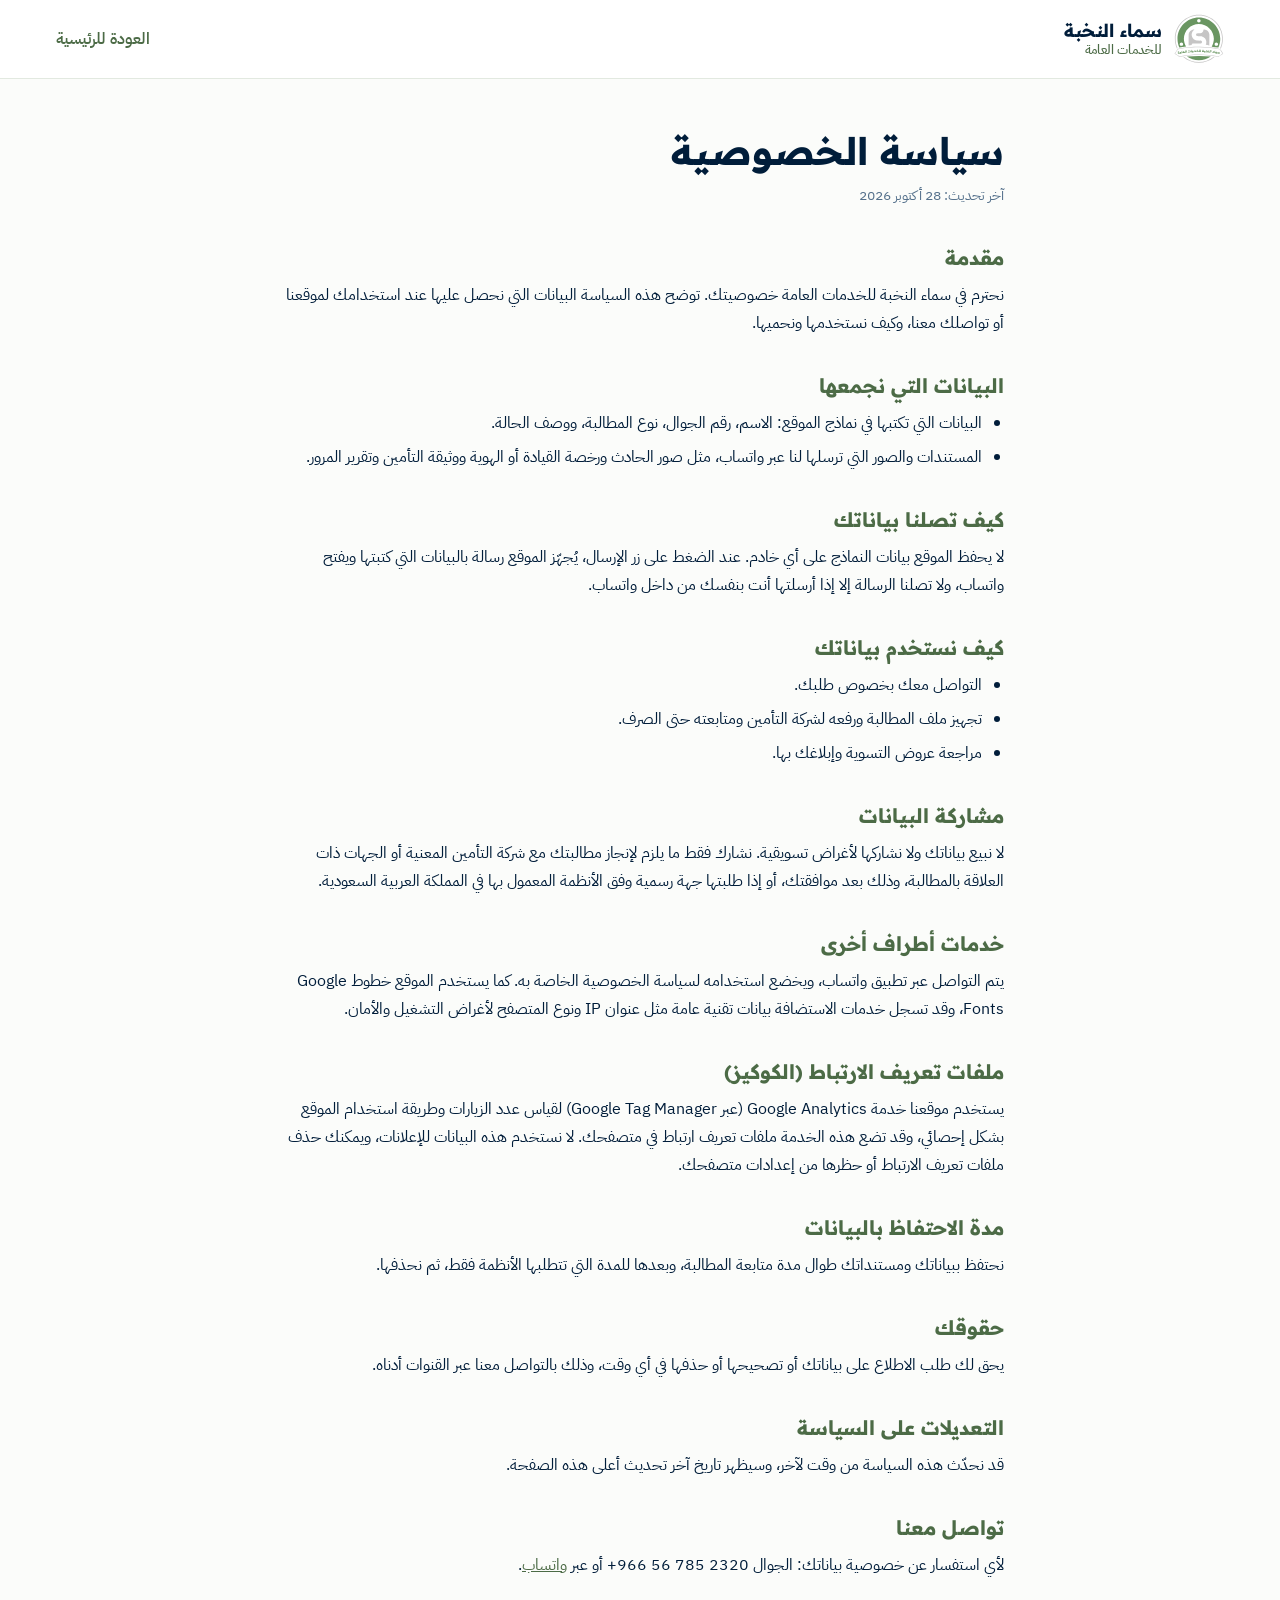
<file: privacy.html>
<!doctype html>
<html lang="ar" dir="rtl">
<head>
<!-- Google Tag Manager -->
<script>(function(w,d,s,l,i){w[l]=w[l]||[];w[l].push({'gtm.start':
new Date().getTime(),event:'gtm.js'});var f=d.getElementsByTagName(s)[0],
j=d.createElement(s),dl=l!='dataLayer'?'&l='+l:'';j.async=true;j.src=
'https://www.googletagmanager.com/gtm.js?id='+i+dl;f.parentNode.insertBefore(j,f);
})(window,document,'script','dataLayer','GTM-TQXXLRTH');</script>
<!-- End Google Tag Manager -->
<meta charset="utf-8">
<meta name="viewport" content="width=device-width, initial-scale=1, viewport-fit=cover">
<title>سياسة الخصوصية | سماء النخبة للخدمات العامة</title>
<meta name="description" content="سياسة الخصوصية لموقع سماء النخبة للخدمات العامة: ما البيانات التي نجمعها وكيف نستخدمها ونحميها.">
<meta name="theme-color" content="#4c6b46">
<link rel="canonical" href="https://www.nj113.com/privacy">
<link rel="icon" href="/assets/logo.svg" type="image/svg+xml">
<link rel="apple-touch-icon" href="/assets/apple-touch-icon.png">
<link rel="preconnect" href="https://fonts.googleapis.com">
<link rel="preconnect" href="https://fonts.gstatic.com" crossorigin>
<link rel="stylesheet" href="https://fonts.googleapis.com/css2?family=IBM+Plex+Sans+Arabic:wght@400;500;600&family=Readex+Pro:wght@400;500;600;700&display=swap">
<link rel="stylesheet" href="/styles.css">
<style>
  .pp-head{background:var(--surface);border-bottom:1px solid var(--line)}
  .pp-head .wrap{display:flex;align-items:center;justify-content:space-between;gap:16px;padding-block:14px}
  .pp-head img{width:50px;height:50px}
  .pp-back{font-weight:600;color:var(--primary-strong)}
  .pp{max-width:760px;padding-block:48px 72px}
  .pp h1{font-size:clamp(28px,5vw,38px)}
  .pp .upd{color:var(--ink-2);font-size:14px;margin-top:8px}
  .pp h2{font-size:20px;margin-top:36px;margin-bottom:10px;color:var(--primary-strong)}
  .pp p,.pp li{color:var(--ink)}
  .pp p+p{margin-top:10px}
  .pp ul{padding-inline-start:22px;margin:10px 0 0;display:grid;gap:6px}
  .pp a{color:var(--primary-strong);text-decoration:underline}
  .pp .ltr{direction:ltr;unicode-bidi:isolate}
</style>
</head>
<body>
<!-- Google Tag Manager (noscript) -->
<noscript><iframe src="https://www.googletagmanager.com/ns.html?id=GTM-TQXXLRTH" height="0" width="0" style="display:none;visibility:hidden"></iframe></noscript>
<!-- End Google Tag Manager (noscript) -->
<header class="pp-head">
  <div class="wrap">
    <a class="brand" href="/">
      <img src="/assets/logo.svg" alt="">
      <span class="brand-name"><b>سماء النخبة</b><small>للخدمات العامة</small></span>
    </a>
    <a class="pp-back" href="/">العودة للرئيسية</a>
  </div>
</header>

<main class="wrap pp">
  <h1>سياسة الخصوصية</h1>
  <p class="upd">آخر تحديث: 28 أكتوبر 2026</p>

  <h2>مقدمة</h2>
  <p>نحترم في سماء النخبة للخدمات العامة خصوصيتك. توضح هذه السياسة البيانات التي نحصل عليها عند استخدامك لموقعنا أو تواصلك معنا، وكيف نستخدمها ونحميها.</p>

  <h2>البيانات التي نجمعها</h2>
  <ul>
    <li>البيانات التي تكتبها في نماذج الموقع: الاسم، رقم الجوال، نوع المطالبة، ووصف الحالة.</li>
    <li>المستندات والصور التي ترسلها لنا عبر واتساب، مثل صور الحادث ورخصة القيادة أو الهوية ووثيقة التأمين وتقرير المرور.</li>
  </ul>

  <h2>كيف تصلنا بياناتك</h2>
  <p>لا يحفظ الموقع بيانات النماذج على أي خادم. عند الضغط على زر الإرسال، يُجهّز الموقع رسالة بالبيانات التي كتبتها ويفتح واتساب، ولا تصلنا الرسالة إلا إذا أرسلتها أنت بنفسك من داخل واتساب.</p>

  <h2>كيف نستخدم بياناتك</h2>
  <ul>
    <li>التواصل معك بخصوص طلبك.</li>
    <li>تجهيز ملف المطالبة ورفعه لشركة التأمين ومتابعته حتى الصرف.</li>
    <li>مراجعة عروض التسوية وإبلاغك بها.</li>
  </ul>

  <h2>مشاركة البيانات</h2>
  <p>لا نبيع بياناتك ولا نشاركها لأغراض تسويقية. نشارك فقط ما يلزم لإنجاز مطالبتك مع شركة التأمين المعنية أو الجهات ذات العلاقة بالمطالبة، وذلك بعد موافقتك، أو إذا طلبتها جهة رسمية وفق الأنظمة المعمول بها في المملكة العربية السعودية.</p>

  <h2>خدمات أطراف أخرى</h2>
  <p>يتم التواصل عبر تطبيق واتساب، ويخضع استخدامه لسياسة الخصوصية الخاصة به. كما يستخدم الموقع خطوط Google Fonts، وقد تسجل خدمات الاستضافة بيانات تقنية عامة مثل عنوان IP ونوع المتصفح لأغراض التشغيل والأمان.</p>

  <h2>ملفات تعريف الارتباط (الكوكيز)</h2>
  <p>يستخدم موقعنا خدمة Google Analytics (عبر Google Tag Manager) لقياس عدد الزيارات وطريقة استخدام الموقع بشكل إحصائي، وقد تضع هذه الخدمة ملفات تعريف ارتباط في متصفحك. لا نستخدم هذه البيانات للإعلانات، ويمكنك حذف ملفات تعريف الارتباط أو حظرها من إعدادات متصفحك.</p>

  <h2>مدة الاحتفاظ بالبيانات</h2>
  <p>نحتفظ ببياناتك ومستنداتك طوال مدة متابعة المطالبة، وبعدها للمدة التي تتطلبها الأنظمة فقط، ثم نحذفها.</p>

  <h2>حقوقك</h2>
  <p>يحق لك طلب الاطلاع على بياناتك أو تصحيحها أو حذفها في أي وقت، وذلك بالتواصل معنا عبر القنوات أدناه.</p>

  <h2>التعديلات على السياسة</h2>
  <p>قد نحدّث هذه السياسة من وقت لآخر، وسيظهر تاريخ آخر تحديث أعلى هذه الصفحة.</p>

  <h2>تواصل معنا</h2>
  <p>لأي استفسار عن خصوصية بياناتك: الجوال <span class="ltr">+966 56 785 2320</span> أو عبر <a href="https://wa.me/966567852320" target="_blank" rel="noopener">واتساب</a>.</p>
</main>
</body>
</html>
</file>
<file: styles.css>
/* Base reset */
*,*::before,*::after{box-sizing:border-box}
html,body{margin:0}
img,svg{max-width:100%}
[hidden]{display:none!important}
:root{padding-top:env(safe-area-inset-top,0px);padding-bottom:env(safe-area-inset-bottom,0px)}
/* Layout: reference landing page mirrored for RTL — green hero panel with quick-follow-up form, overlapping benefits strip,
   about + feature tiles, icon-led claim-type cards on a pale green panel, process, claim form, navy CTA, green footer.
   Single light look by design (brand page), every color set explicitly. */
:root{
  --g50:#f0f5ef;--g100:#d1decf;--g200:#bbcfb7;--g300:#9cb996;--g400:#89ab82;--g500:#6b9663;--g600:#61895a;--g700:#4c6b46;--g800:#3b5336;--g900:#2d3f2a;
  --b50:#e6eaee;--b100:#b0bdc9;--b200:#8a9daf;--b300:#54708b;--b400:#335475;--b500:#002952;--b600:#00254b;--b700:#001d3a;--b800:#00172d;--b900:#001122;

  --bg:#fbfcfa;
  --surface:#ffffff;
  --panel:var(--g50);
  --line:#e2e9e0;
  --ink:var(--b700);
  --ink-2:var(--b300);
  --primary:var(--g600);
  --primary-strong:var(--g700);
  --navy:var(--b500);
  --on-dark:#ffffff;
  --on-dark-2:var(--b100);

  --f-display:"Readex Pro","IBM Plex Sans Arabic",Tahoma,"Segoe UI",sans-serif;
  --f-body:"IBM Plex Sans Arabic","Readex Pro",Tahoma,"Segoe UI",sans-serif;

  --r-lg:22px;--r-md:14px;--r-sm:10px;
  --shadow:0 18px 40px -18px rgba(0,29,58,.28);
  --shadow-sm:0 6px 18px -10px rgba(0,29,58,.22);
  color-scheme:light;
}
*{box-sizing:border-box}
html{scroll-behavior:smooth}
@media (prefers-reduced-motion:reduce){html{scroll-behavior:auto}*{transition:none!important;animation:none!important}}
body{background:var(--bg);color:var(--ink);font-family:var(--f-body);font-size:16px;line-height:1.75;-webkit-font-smoothing:antialiased}
body::before{content:"";position:fixed;inset:0 0 auto;height:env(safe-area-inset-top,0px);z-index:60;background:var(--surface)}
h1,h2,h3{font-family:var(--f-display);line-height:1.3;text-wrap:balance;margin:0;color:inherit}
p{margin:0}
a{color:inherit;text-decoration:none}
button,input,select,textarea{font:inherit;color:inherit}
:focus-visible{outline:3px solid var(--g400);outline-offset:2px;border-radius:6px}
.icon{width:1em;height:1em;flex:none;fill:none;stroke:currentColor;stroke-width:1.8;stroke-linecap:round;stroke-linejoin:round}

.wrap{max-width:1200px;margin-inline:auto;padding-left:max(16px,env(safe-area-inset-left,0px));padding-right:max(16px,env(safe-area-inset-right,0px))}
.hl{color:var(--primary)}
.eyebrow{display:inline-flex;align-items:center;gap:8px;font-size:13px;font-weight:600;color:var(--primary-strong);letter-spacing:.02em}
.eyebrow::before{content:"";width:18px;height:2px;border-radius:2px;background:var(--primary)}

/* Buttons */
.btn{display:inline-flex;align-items:center;gap:12px;border:0;cursor:pointer;border-radius:999px;font-weight:600;font-size:15px;padding:8px 8px 8px 8px;padding-inline-start:22px;transition:background .2s,transform .2s}
.btn .dot{display:grid;place-items:center;width:34px;height:34px;border-radius:50%;background:var(--primary);color:#fff;font-size:17px;transition:transform .25s}
.btn:hover .dot{transform:translateX(-4px)}
.btn-navy{background:var(--primary-strong);color:#fff}
.btn-navy .dot{background:rgba(255,255,255,.18)}
.btn-navy:hover{background:var(--g800)}
.btn-green{background:var(--primary-strong);color:#fff}
.btn-green .dot{background:rgba(255,255,255,.18)}
.btn-green:hover{background:var(--g800)}
.btn-link{display:inline-flex;align-items:center;gap:10px;font-weight:600;color:var(--ink);font-size:15px}
.btn-link .icon{font-size:20px;transition:transform .25s}
.btn-link:hover .icon{transform:translateX(-4px)}

/* Header */
.site-header{position:sticky;top:env(safe-area-inset-top,0px);z-index:50;background:rgba(255,255,255,.92);backdrop-filter:saturate(1.4) blur(10px);border-bottom:1px solid transparent;transition:border-color .2s}
.site-header.scrolled{border-color:var(--line)}
.nav{display:flex;align-items:center;gap:24px;padding-block:14px}
.brand{display:flex;align-items:center;gap:12px;flex:none}
.brand svg{width:50px;height:50px}
.brand-name{display:flex;flex-direction:column;line-height:1.25}
.brand-name b{font-family:var(--f-display);font-weight:700;font-size:18px;color:var(--ink)}
.brand-name small{font-size:12.5px;color:var(--primary-strong);font-weight:500}
.nav-links{display:flex;gap:4px;margin-inline-start:auto;list-style:none;padding:0;margin-block:0}
.nav-links a{display:block;padding:8px 14px;border-radius:999px;font-size:14.5px;font-weight:500;color:var(--ink-2);transition:background .2s,color .2s}
.nav-links a:hover{color:var(--ink);background:var(--g50)}
.nav-links a.active{color:var(--ink);background:var(--g50)}
.menu-btn{display:none;margin-inline-start:auto;width:44px;height:44px;border-radius:12px;border:1px solid var(--line);background:var(--surface);place-items:center;font-size:22px;cursor:pointer;color:var(--ink)}
.mobile-nav{border-top:1px solid var(--line);padding-block:10px 16px}
.mobile-nav a{display:block;padding:10px 4px;font-weight:500;border-bottom:1px solid var(--line)}
.mobile-nav .btn{margin-top:14px}

/* Hero */
.hero{padding-top:10px}
.hero-panel{position:relative;overflow:hidden;border-radius:var(--r-lg);color:var(--on-dark);
  background:
    radial-gradient(60% 80% at 85% 10%, rgba(156,185,150,.35), transparent 60%),
    radial-gradient(70% 90% at 10% 110%, rgba(0,41,82,.35), transparent 60%),
    linear-gradient(160deg,var(--g600) 0%,var(--g700) 45%,var(--g900) 100%);
  /* Photo slot: to use a real photo, add  background-image: linear-gradient(90deg,rgba(45,63,42,.25),rgba(45,63,42,.88)), url(hero.jpg);  */
}
.hero-panel::after{content:"";position:absolute;inset:0;pointer-events:none;
  background-image:linear-gradient(rgba(255,255,255,.045) 1px,transparent 1px),linear-gradient(90deg,rgba(255,255,255,.045) 1px,transparent 1px);
  background-size:44px 44px;mask-image:linear-gradient(180deg,#000 0%,transparent 85%);-webkit-mask-image:linear-gradient(180deg,#000 0%,transparent 85%)}
.hero-mark{position:absolute;width:520px;height:520px;inset-inline-end:-120px;bottom:-170px;opacity:.07;filter:brightness(0) invert(1);pointer-events:none}
.hero-grid{position:relative;z-index:1;display:grid;grid-template-columns:minmax(0,1fr) 400px;gap:40px;align-items:center;padding:48px 48px 84px}
.hero-copy{min-width:0}
.chip{display:inline-flex;align-items:center;gap:8px;font-size:13px;font-weight:500;padding:6px 14px;border-radius:999px;border:1px solid rgba(255,255,255,.28);color:var(--g50);background:rgba(255,255,255,.08)}
.chip .icon{color:var(--g100);font-size:15px}
.hero h1{font-size:clamp(32px,4.4vw,52px);font-weight:700;margin-top:22px;letter-spacing:-.01em}
.hero h1 .hl{color:var(--g100);background:linear-gradient(transparent 66%,rgba(0,41,82,.45) 66% 90%,transparent 90%);padding-inline:4px}
.hero-sub{margin-top:14px;font-size:18px;color:var(--g100)}
.checks{list-style:none;padding:0;margin:26px 0 0;display:grid;gap:12px}
.checks li{display:flex;align-items:center;gap:12px;font-weight:500;color:#fff}
.checks .tick{display:grid;place-items:center;width:24px;height:24px;border-radius:7px;background:#fff;color:var(--g700);font-size:14px;flex:none}
.trust{display:flex;flex-wrap:wrap;align-items:center;gap:18px 26px;margin-top:34px}
.trust-stack{display:flex}
.trust-stack span{display:grid;place-items:center;width:40px;height:40px;border-radius:50%;background:var(--surface);color:var(--primary-strong);border:2px solid var(--g700);font-size:18px;margin-inline-start:-10px}
.trust-stack span:first-child{margin-inline-start:0}
.trust-text{line-height:1.4}
.trust-text b{display:block;font-family:var(--f-display);font-size:20px;font-variant-numeric:tabular-nums}
.trust-text small{color:var(--g100);font-size:13px}
.trust-sep{width:1px;height:38px;background:rgba(255,255,255,.2)}

/* Quote form */
.quote{background:var(--surface);color:var(--ink);border-radius:18px;padding:26px 24px 22px;box-shadow:0 30px 60px -24px rgba(0,0,0,.5)}
.quote h2{font-size:20px;text-align:center;font-weight:600;line-height:1.45}
.quote form{display:grid;gap:10px;margin-top:18px}
.field{position:relative}
.field label{position:absolute;width:1px;height:1px;overflow:hidden;clip:rect(0 0 0 0);white-space:nowrap}
.field input,.field select,.field textarea{width:100%;border:1px solid var(--line);background:var(--bg);border-radius:var(--r-sm);padding:11px 14px;font-size:14.5px;transition:border-color .2s,background .2s;color:var(--ink)}
.field input::placeholder,.field textarea::placeholder{color:#7d8f9f}
.field select{appearance:none;-webkit-appearance:none;background-image:url("data:image/svg+xml,%3Csvg xmlns='http://www.w3.org/2000/svg' viewBox='0 0 24 24' fill='none' stroke='%2354708b' stroke-width='2' stroke-linecap='round' stroke-linejoin='round'%3E%3Cpath d='m6 9 6 6 6-6'/%3E%3C/svg%3E");background-repeat:no-repeat;background-size:16px;background-position:left 14px center;padding-left:38px}
.field select:invalid{color:#7d8f9f}
.field textarea{resize:vertical;min-height:72px}
.field input:focus,.field select:focus,.field textarea:focus{outline:none;border-color:var(--g500);background:var(--surface);box-shadow:0 0 0 3px rgba(107,150,99,.18)}
.field.err input{border-color:#b4462f}
.field .msg{font-size:12.5px;color:#a33d28;margin-top:4px}
.row-2{display:grid;grid-template-columns:1fr 1fr;gap:10px}
.submit{width:100%;border:0;cursor:pointer;border-radius:var(--r-sm);background:var(--primary-strong);color:#fff;font-weight:600;font-size:15.5px;padding:13px;margin-top:4px;transition:background .2s}
.submit:hover{background:var(--g800)}
.privacy{display:flex;gap:8px;align-items:flex-start;font-size:12.5px;color:var(--ink-2);line-height:1.6;margin-top:6px}
.privacy .icon{margin-top:3px;color:var(--primary)}
.done{text-align:center;padding:26px 6px 10px}
.done .badge{display:grid;place-items:center;width:62px;height:62px;border-radius:50%;background:var(--g50);color:var(--primary-strong);font-size:30px;margin:0 auto 16px}
.done h3{font-size:20px}
.done p{color:var(--ink-2);margin-top:8px;font-size:15px}
.done button{margin-top:18px;background:none;border:1px solid var(--line);border-radius:999px;padding:9px 18px;cursor:pointer;font-weight:500}

/* Benefits strip */
.benefits{position:relative;z-index:2;margin-top:-44px}
.benefits-card{background:var(--surface);border-radius:18px;box-shadow:var(--shadow);display:grid;grid-template-columns:repeat(5,minmax(0,1fr));padding:22px 10px}
.benefit{display:flex;align-items:center;gap:12px;padding:6px 18px;border-inline-start:1px solid var(--line);min-width:0}
.benefit:first-child{border-inline-start:0}
.benefit .ico{display:grid;place-items:center;width:46px;height:46px;border-radius:12px;background:var(--g50);color:var(--primary-strong);font-size:24px;flex:none}
.benefit span{font-size:14px;font-weight:500;line-height:1.5}

/* Sections */
section.block{padding-block:96px 0}
.sec-head{display:flex;align-items:flex-end;justify-content:space-between;gap:24px;flex-wrap:wrap}
.sec-head h2{font-size:clamp(26px,3vw,36px);font-weight:700;margin-top:10px}
.sec-head p{color:var(--ink-2);max-width:46ch}

/* About */
.about{display:grid;grid-template-columns:minmax(0,1.1fr) minmax(0,1fr);gap:56px;align-items:center}
.about h2{font-size:clamp(26px,3vw,36px);font-weight:700;margin-top:10px}
.about-text{display:grid;gap:14px;margin-top:20px;color:var(--ink-2);max-width:60ch}
.about-actions{display:flex;flex-wrap:wrap;align-items:center;gap:22px;margin-top:30px}
.stats{display:grid;grid-template-columns:1fr 1fr;gap:14px}
.stat{background:var(--panel);border-radius:var(--r-md);padding:26px 24px}
.stat b{display:block;font-family:var(--f-display);font-size:clamp(32px,3.6vw,44px);font-weight:600;line-height:1.1;color:var(--ink);font-variant-numeric:tabular-nums;direction:ltr;text-align:right}
.stat b sup{font-size:.55em;color:var(--primary);vertical-align:top;margin-inline:2px}
.stat span{display:block;margin-top:10px;color:var(--ink-2);font-size:14.5px}

/* Services */
.services-panel{background:var(--panel);border-radius:28px;padding:48px 40px}
.services-grid{display:grid;grid-template-columns:repeat(4,minmax(0,1fr));gap:16px;margin-top:34px}
.svc{background:var(--surface);border-radius:var(--r-md);overflow:hidden;display:flex;flex-direction:column;transition:transform .25s,box-shadow .25s;border:1px solid rgba(76,107,70,.08)}
.svc:hover{transform:translateY(-4px);box-shadow:var(--shadow)}
.svc-visual{position:relative;height:132px;display:grid;place-items:center;overflow:hidden;
  background:
    radial-gradient(circle at 50% 50%, rgba(255,255,255,.9) 0 30%, transparent 31%),
    repeating-radial-gradient(circle at 50% 50%, transparent 0 22px, rgba(76,107,70,.08) 22px 23px),
    linear-gradient(160deg,var(--g100),var(--g50))}
.svc-visual .big{display:grid;place-items:center;width:72px;height:72px;border-radius:20px;background:var(--surface);color:var(--primary-strong);font-size:36px;box-shadow:var(--shadow-sm);transition:transform .3s}
.svc:hover .svc-visual .big{transform:scale(1.06) rotate(-4deg)}
.svc-visual .tag{position:absolute;top:12px;inset-inline-start:12px;font-size:11.5px;font-weight:600;padding:3px 10px;border-radius:999px;background:var(--surface);color:var(--primary-strong)}
.svc-body{padding:18px 18px 20px;display:flex;flex-direction:column;gap:8px;flex:1}
.svc-body h3{font-size:17px;font-weight:600}
.svc-body p{font-size:14px;color:var(--ink-2);line-height:1.65}
.svc-price{margin-top:auto;padding-top:10px;font-weight:600;color:var(--primary-strong);font-size:14.5px;font-variant-numeric:tabular-nums}
.svc-price small{color:var(--ink-2);font-weight:500}

/* Media band */
.media{position:relative;border-radius:24px;overflow:hidden;aspect-ratio:21/9;max-width:100%;
  background:
    radial-gradient(50% 70% at 70% 30%, rgba(156,185,150,.35), transparent 70%),
    repeating-linear-gradient(135deg, rgba(255,255,255,.04) 0 14px, transparent 14px 28px),
    linear-gradient(135deg,var(--g500),var(--g700) 50%,var(--g900));
  /* Video/photo slot: replace background with the company video poster image */
  display:grid;place-items:center;color:#fff}
.media-play{display:grid;place-items:center;width:84px;height:84px;border-radius:50%;background:rgba(255,255,255,.95);color:var(--g700);font-size:30px;box-shadow:0 0 0 14px rgba(255,255,255,.14);padding-inline-start:4px}
.media-cap{position:absolute;bottom:22px;inset-inline-start:24px;display:flex;flex-direction:column;gap:2px}
.media-cap small{font-size:13px;color:var(--g100)}
.media-cap b{font-family:var(--f-display);font-size:20px;font-weight:600}

/* Projects */
.projects{display:grid;grid-template-columns:260px minmax(0,1fr);gap:28px;align-items:start;background:var(--surface);border:1px solid var(--line);border-radius:24px;padding:32px}
.projects h2{font-size:clamp(24px,2.6vw,30px);font-weight:700;margin-top:10px}
.projects-intro p{color:var(--ink-2);margin:12px 0 22px;font-size:15px}
.rail{display:grid;grid-auto-flow:column;grid-auto-columns:calc((100% - 3*14px)/4);gap:14px;overflow-x:auto;scroll-snap-type:x mandatory;scrollbar-width:none;padding-bottom:4px}
.rail::-webkit-scrollbar{display:none}
.proj{scroll-snap-align:start;border-radius:var(--r-md);overflow:hidden;position:relative;aspect-ratio:4/5;max-width:100%;color:#fff;display:flex;flex-direction:column;justify-content:flex-end;
  /* Photo slot: set background-image to the project photo */
  background:
    linear-gradient(180deg,transparent 35%,rgba(29,41,27,.82)),
    repeating-linear-gradient(45deg,rgba(255,255,255,.05) 0 10px,transparent 10px 20px),
    linear-gradient(150deg,var(--c1),var(--c2))}
.proj .pico{position:absolute;top:14px;inset-inline-start:14px;display:grid;place-items:center;width:40px;height:40px;border-radius:12px;background:rgba(255,255,255,.16);backdrop-filter:blur(4px);font-size:20px}
.proj-info{padding:16px;line-height:1.5}
.proj-info small{font-size:12px;color:var(--g200);font-weight:500}
.proj-info b{display:block;font-family:var(--f-display);font-weight:600;font-size:15.5px}
.dots{display:flex;justify-content:center;gap:8px;margin-top:16px}
.dots button{width:8px;height:8px;border-radius:999px;border:0;padding:0;background:var(--g200);cursor:pointer;transition:width .25s,background .25s}
.dots button[aria-current="true"]{width:24px;background:var(--primary)}

/* Process */
.steps{display:grid;grid-template-columns:repeat(4,minmax(0,1fr));gap:16px;margin-top:34px;counter-reset:step;list-style:none;padding:0}
.step{position:relative;padding:26px 22px;border-radius:var(--r-md);background:var(--surface);border:1px solid var(--line)}
.step-top{display:flex;align-items:center;justify-content:space-between}
.step .sico{display:grid;place-items:center;width:48px;height:48px;border-radius:14px;background:var(--g50);color:var(--primary-strong);font-size:24px}
.step .num{font-family:var(--f-display);font-weight:700;font-size:34px;color:var(--g100);font-variant-numeric:tabular-nums}
.step h3{font-size:17px;font-weight:600;margin-top:18px}
.step p{font-size:14px;color:var(--ink-2);margin-top:6px;line-height:1.65}

/* CTA */
.cta{border-radius:24px;background:linear-gradient(120deg,var(--g600),var(--g800));color:#fff;display:flex;align-items:center;justify-content:space-between;gap:24px;flex-wrap:wrap;padding:36px 40px;position:relative;overflow:hidden}
.cta::after{content:"";position:absolute;width:300px;height:300px;border-radius:50%;border:40px solid rgba(255,255,255,.08);inset-inline-end:-80px;top:-120px}
.cta h2{font-size:clamp(22px,2.6vw,30px);font-weight:700}
.cta p{color:var(--g50);margin-top:6px;opacity:.9}
.cta-actions{display:flex;align-items:center;gap:16px;flex-wrap:wrap;position:relative;z-index:1}
.cta .btn{background:#fff;color:var(--g800)}
.cta .btn .dot{background:var(--g700)}
.phone-pill{display:inline-flex;align-items:center;gap:10px;padding:10px 18px;border-radius:999px;border:1px solid rgba(255,255,255,.35);font-weight:600;direction:ltr;font-variant-numeric:tabular-nums;user-select:all}

/* Footer */
footer{margin-top:96px;background:var(--g900);color:var(--g100)}
.foot{display:grid;grid-template-columns:minmax(0,1.4fr) repeat(3,minmax(0,1fr));gap:40px;padding-block:56px 40px}
.foot .brand-name b{color:#fff}
.foot .brand-name small{color:var(--g200)}
.foot-logo{display:grid;place-items:center;width:62px;height:62px;border-radius:50%;background:#fff}
.foot-logo svg{width:56px;height:56px}
.foot p{margin-top:16px;font-size:14.5px;max-width:38ch}
.foot h3{color:#fff;font-size:15.5px;font-weight:600;margin-bottom:14px}
.foot ul{list-style:none;padding:0;margin:0;display:grid;gap:10px;font-size:14.5px}
.foot ul a:hover,.foot-bottom a:hover{color:#fff}
.contact li{display:flex;align-items:center;gap:10px}
.contact .icon{color:var(--g200);font-size:17px}
.contact .ltr{direction:ltr;unicode-bidi:isolate;user-select:all}
.foot-bottom{border-top:1px solid rgba(209,222,207,.16);padding-block:20px;font-size:13px;display:flex;justify-content:space-between;gap:12px;flex-wrap:wrap}

/* Responsive */
@media (max-width:1080px){
  .hero-grid{grid-template-columns:minmax(0,1fr) 360px;padding:40px 32px 80px}
  .services-grid{grid-template-columns:repeat(3,minmax(0,1fr))}
  .benefits-card{grid-template-columns:repeat(3,minmax(0,1fr));row-gap:16px}
  .benefit:nth-child(4){border-inline-start:0}
}
@media (max-width:920px){
  .nav-links,.nav>.btn{display:none}
  .menu-btn{display:grid}
  .hero-grid{grid-template-columns:minmax(0,1fr);padding:36px 24px 76px}
  .quote{max-width:520px}
  .about{grid-template-columns:minmax(0,1fr);gap:36px}
  .projects{grid-template-columns:minmax(0,1fr)}
  .rail{grid-auto-columns:calc((100% - 2*14px)/3)}
  .steps{grid-template-columns:repeat(2,minmax(0,1fr))}
  .foot{grid-template-columns:repeat(2,minmax(0,1fr))}
  .foot>div:first-child{grid-column:1/-1}
}
@media (max-width:640px){
  section.block{padding-block:72px 0}
  .services-panel{padding:32px 16px;border-radius:22px}
  .services-grid{grid-template-columns:repeat(2,minmax(0,1fr));gap:12px}
  .svc-visual{height:108px}
  .svc-visual .big{width:60px;height:60px;font-size:30px;border-radius:16px}
  .svc-body{padding:14px}
  .benefits-card{grid-template-columns:repeat(2,minmax(0,1fr));padding:16px 4px}
  .benefit{padding:6px 12px}
  .benefit:nth-child(odd){border-inline-start:0}
  .benefit:nth-child(4){border-inline-start:1px solid var(--line)}
  .benefit:last-child{grid-column:1/-1;justify-content:center}
  .media{aspect-ratio:4/3}
  .projects{padding:22px 16px}
  .rail{grid-auto-columns:72%}
  .cta{padding:28px 22px}
  .row-2{grid-template-columns:1fr}
  .brand-name small{display:none}
}
@media (max-width:440px){
  .services-grid{grid-template-columns:minmax(0,1fr)}
  .steps{grid-template-columns:minmax(0,1fr)}
  .foot{grid-template-columns:minmax(0,1fr)}
  .trust-sep{display:none}
}

/* ---- Insurance-claims content ---- */
.quote-sub{text-align:center;color:var(--ink-2);font-size:14px;margin-top:4px}
.trust-text b.ltr{direction:ltr;unicode-bidi:isolate;text-align:right;user-select:all}
.eyebrow.on-dark{color:var(--g100)}
.eyebrow.on-dark::before{background:var(--g200)}

.benefits-card{grid-template-columns:repeat(4,minmax(0,1fr))}
@media (max-width:1080px){.benefits-card{grid-template-columns:repeat(4,minmax(0,1fr))}.benefit:nth-child(4){border-inline-start:1px solid var(--line)}}
@media (max-width:820px){.benefits-card{grid-template-columns:repeat(2,minmax(0,1fr));row-gap:14px}.benefit:nth-child(3){border-inline-start:0}}
@media (max-width:640px){.benefit:last-child{grid-column:auto;justify-content:flex-start}}

.feats{display:grid;grid-template-columns:1fr 1fr;gap:14px}
.feat{background:var(--panel);border-radius:var(--r-md);padding:24px 22px}
.feat .fi{display:grid;place-items:center;width:46px;height:46px;border-radius:12px;background:var(--surface);color:var(--primary-strong);font-size:22px;box-shadow:var(--shadow-sm)}
.feat h3{font-size:17px;font-weight:600;margin-top:16px}
.feat p{font-size:14px;color:var(--ink-2);margin-top:6px;line-height:1.65}

.services-grid{grid-template-columns:repeat(3,minmax(0,1fr))}
.svc-link{margin-top:auto;padding-top:12px;display:inline-flex;align-items:center;gap:8px;font-weight:600;color:var(--primary-strong);font-size:14.5px;align-self:flex-start}
.svc-link .icon{transition:transform .25s}
.svc-link:hover{color:var(--g800)}
.svc:hover .svc-link .icon{transform:translateX(-4px)}

.claim{display:grid;grid-template-columns:340px minmax(0,1fr);gap:20px;align-items:stretch}
.claim-side{background:linear-gradient(165deg,var(--g700),var(--g900));color:#fff;border-radius:var(--r-lg);padding:32px 28px;display:flex;flex-direction:column;gap:16px;min-width:0}
.claim-side h2{font-size:clamp(24px,2.6vw,30px);font-weight:700}
.claim-side>p{color:var(--g100)}
.docs{list-style:none;padding:0;margin:4px 0 0;display:grid;gap:10px}
.docs li{display:flex;align-items:center;gap:12px;padding:12px 14px;border-radius:12px;background:rgba(255,255,255,.08);font-weight:500;font-size:14.5px}
.docs .icon{font-size:20px;color:var(--g100)}
.side-contact{margin-top:auto;padding-top:18px;border-top:1px solid rgba(255,255,255,.18);line-height:1.5}
.side-contact small{color:var(--g100);display:block;font-size:13px}
.side-contact b{font-family:var(--f-display);font-size:20px;direction:ltr;unicode-bidi:isolate;display:inline-block;user-select:all}
.claim-form{background:var(--surface);border:1px solid var(--line);border-radius:var(--r-lg);padding:30px;min-width:0}
.claim-form form{display:grid;gap:24px}
.fs{border:0;padding:0;margin:0;display:grid;grid-template-columns:1fr 1fr;gap:14px;min-width:0}
.fs legend{font-family:var(--f-display);font-weight:600;font-size:15.5px;margin-bottom:14px;display:flex;align-items:center;gap:10px;color:var(--ink);padding:0}
.fs legend span{display:grid;place-items:center;width:26px;height:26px;border-radius:8px;background:var(--g50);color:var(--primary-strong);font-size:13px}
.fs .full{grid-column:1/-1}
.claim-form .field label.vis{position:static;width:auto;height:auto;clip:auto;overflow:visible;white-space:normal;display:block;font-size:13.5px;font-weight:500;margin-bottom:6px;color:var(--ink)}
.req{color:#a33d28}
.form-foot{display:flex;align-items:center;gap:16px;flex-wrap:wrap}
.form-foot .submit{width:auto;padding:13px 28px;margin:0}
.form-foot p{font-size:13px;color:var(--ink-2);flex:1;min-width:220px;line-height:1.6}

.wa-ready{display:grid;gap:14px}
.wa-ready h3{font-size:20px;display:flex;align-items:center;gap:10px}
.wa-ready h3 .icon{color:var(--primary-strong)}
.wa-ready p{color:var(--ink-2);font-size:14.5px}
.wa-preview{white-space:pre-wrap;background:var(--g50);border:1px solid var(--line);border-radius:12px;padding:14px 16px;font-size:14px;line-height:1.85;max-height:230px;overflow:auto;overflow-wrap:anywhere}
.wa-actions{display:flex;gap:10px;flex-wrap:wrap}
.wa-btn{display:inline-flex;align-items:center;justify-content:center;gap:10px;border-radius:var(--r-sm);background:var(--primary-strong);color:#fff;font-weight:600;padding:12px 20px;flex:1 1 100%}
.wa-btn:hover{background:var(--g800)}
.ghost{flex:1;border:1px solid var(--line);background:var(--surface);border-radius:var(--r-sm);padding:11px 14px;font-weight:500;cursor:pointer;color:var(--ink)}
.ghost:hover{border-color:var(--g300)}

@media (max-width:920px){
  .services-grid{grid-template-columns:repeat(2,minmax(0,1fr))}
  .claim{grid-template-columns:minmax(0,1fr)}
}
@media (max-width:560px){
  .services-grid{grid-template-columns:minmax(0,1fr)}
  .fs{grid-template-columns:minmax(0,1fr)}
  .claim-form{padding:22px 16px}
  .claim-side{padding:26px 20px}
  .feats{grid-template-columns:minmax(0,1fr)}
}

/* ---- Services: simple centered card grid ---- */
.svc-section{position:relative;overflow:hidden;text-align:center;padding-bottom:24px}
.svc-inner{position:relative;z-index:1}
.blob{position:absolute;width:420px;height:420px;border-radius:50%;pointer-events:none;z-index:0;filter:blur(20px)}
.blob.b1{background:radial-gradient(circle,rgba(156,185,150,.38),transparent 68%);top:20px;inset-inline-end:-160px}
.blob.b2{background:radial-gradient(circle,rgba(138,157,175,.26),transparent 66%);top:34%;inset-inline-start:-200px}
.pill{display:inline-block;font-size:12.5px;font-weight:600;color:var(--primary-strong);background:var(--g50);border:1px solid var(--g100);padding:5px 16px;border-radius:999px}
.svc-section h2{font-size:clamp(28px,3.8vw,46px);font-weight:700;margin-top:18px;letter-spacing:-.01em}
.svc-section .lead{color:var(--ink-2);max-width:54ch;margin:12px auto 0;font-size:16.5px}
.svc-grid{display:grid;grid-template-columns:repeat(3,minmax(0,1fr));gap:18px;margin-top:48px;text-align:start}
.svc2{background:var(--surface);border:1px solid var(--line);border-radius:16px;padding:26px 24px 28px;transition:box-shadow .25s,transform .25s,border-color .25s}
.svc2:hover{box-shadow:var(--shadow);transform:translateY(-3px);border-color:var(--g100)}
.svc2 .si{display:grid;place-items:center;width:46px;height:46px;border-radius:12px;background:linear-gradient(145deg,var(--g500),var(--g700));color:#fff;font-size:22px;box-shadow:0 10px 18px -10px rgba(76,107,70,.75)}
.svc2 h3{font-size:17.5px;font-weight:600;margin-top:20px}
.svc2 p{font-size:14.5px;color:var(--ink-2);margin-top:8px;line-height:1.75;max-width:34ch}
.svc-foot{margin-top:44px;display:grid;justify-items:center;gap:14px;color:var(--ink-2);font-size:15px}
@media (max-width:920px){.svc-grid{grid-template-columns:repeat(2,minmax(0,1fr))}}
@media (max-width:560px){.svc-grid{grid-template-columns:minmax(0,1fr);gap:14px;margin-top:36px}.svc2{padding:22px 20px}}

/* ---- Contact visibility: top bar, hero actions, floating WhatsApp ---- */
.topbar{background:var(--g900);color:var(--g50);font-size:13.5px}
.topbar-in{display:flex;align-items:center;justify-content:space-between;gap:12px;padding-block:8px;flex-wrap:wrap}
.tb-live{display:inline-flex;align-items:center;gap:8px}
.tb-live b{color:#fff}
.tb-links{display:inline-flex;align-items:center;gap:16px}
.tb-links .ltr{direction:ltr;unicode-bidi:isolate;font-weight:600;color:#fff}
.tb-wa{display:inline-flex;align-items:center;gap:6px;background:rgba(255,255,255,.12);padding:3px 12px;border-radius:999px;font-weight:600}
.tb-wa:hover{background:rgba(255,255,255,.2)}
.live-dot{position:relative;width:8px;height:8px;border-radius:50%;background:#7fd47a;flex:none}
.live-dot::after{content:"";position:absolute;inset:-4px;border-radius:50%;border:2px solid #7fd47a;opacity:0;animation:ping 1.8s ease-out infinite}
@keyframes ping{0%{transform:scale(.6);opacity:.9}100%{transform:scale(1.6);opacity:0}}

.hero-actions{display:flex;flex-wrap:wrap;gap:12px;margin-top:32px}
.ha{display:flex;align-items:center;gap:12px;padding:10px;padding-inline-end:20px;border-radius:16px;transition:transform .2s,background .2s;min-width:0}
.ha:hover{transform:translateY(-2px)}
.ha-ico{display:grid;place-items:center;width:44px;height:44px;border-radius:12px;font-size:22px;flex:none}
.ha-txt{display:flex;flex-direction:column;line-height:1.35}
.ha-txt b{font-family:var(--f-display);font-size:16px;font-weight:600;display:flex;align-items:center;gap:8px;flex-wrap:wrap}
.ha-txt small{font-size:12.5px}
.ha-txt small.ltr{direction:ltr;unicode-bidi:isolate;text-align:right;font-weight:600;font-size:13.5px}
.ha-wa{background:#fff;color:var(--g800)}
.ha-wa .ha-ico{background:var(--g600);color:#fff}
.ha-wa small{color:var(--b300)}
.ha-wa:hover{background:var(--g50)}
.ha-call{border:1px solid rgba(255,255,255,.35);color:#fff;background:rgba(255,255,255,.06)}
.ha-call .ha-ico{background:rgba(255,255,255,.14);color:#fff}
.ha-call small{color:var(--g100)}
.ha-call em{font-style:normal;font-family:var(--f-body);font-size:11.5px;font-weight:600;background:var(--g200);color:var(--g900);padding:2px 8px;border-radius:999px}
.ha-call:hover{background:rgba(255,255,255,.12)}

.side-wa{display:inline-flex;align-items:center;justify-content:center;gap:8px;margin-top:12px;width:100%;background:#fff;color:var(--g800);font-weight:600;padding:11px;border-radius:var(--r-sm)}
.side-wa:hover{background:var(--g50)}

.badge24{display:inline-flex;align-items:center;gap:8px;font-size:12.5px;font-weight:600;background:rgba(255,255,255,.14);color:#fff;padding:4px 12px;border-radius:999px;margin-bottom:12px}

.wa-float{position:fixed;z-index:70;left:calc(18px + env(safe-area-inset-left,0px));bottom:calc(18px + env(safe-area-inset-bottom,0px));display:flex;align-items:center;gap:10px;background:var(--g600);color:#fff;padding:7px;padding-inline-end:20px;border-radius:999px;box-shadow:0 14px 30px -10px rgba(45,63,42,.7);transition:transform .2s,background .2s}
.wa-float:hover{transform:translateY(-3px);background:var(--g700)}
.wf-ico{position:relative;display:grid;place-items:center;width:46px;height:46px;border-radius:50%;background:rgba(255,255,255,.18);font-size:24px}
.wf-ico::after{content:"";position:absolute;inset:-3px;border-radius:50%;border:2px solid rgba(255,255,255,.6);animation:ping 2s ease-out infinite}
.wf-txt{display:flex;flex-direction:column;line-height:1.3}
.wf-txt b{font-size:14.5px;font-weight:600}
.wf-txt small{font-size:12px;color:var(--g100)}
footer{padding-bottom:80px}

@media (max-width:640px){
  .topbar{font-size:12.5px}
  .tb-links .ltr{display:none}
  .hero-actions{flex-direction:column}
  .ha{width:100%}
  .wa-float{padding-inline-end:8px}
  .wa-float .wf-txt{display:none}
  .wf-ico{width:52px;height:52px;font-size:26px;background:transparent}
}

/* ---- Hero photo ---- */
.hero-panel{--hero-img:url("/assets/hero.webp");
  background:
    linear-gradient(to left, rgba(29,41,27,.92) 0%, rgba(45,63,42,.76) 40%, rgba(59,83,54,.42) 72%, rgba(45,63,42,.3) 100%),
    var(--hero-img) center / cover no-repeat,
    var(--g800);
}
.hero-panel::after{opacity:.35}
.hero-mark{display:none}
@media (max-width:920px){
  .hero-panel{
    --hero-img:url("/assets/hero-mobile.webp");
    background:
      linear-gradient(180deg, rgba(29,41,27,.9) 0%, rgba(45,63,42,.8) 55%, rgba(29,41,27,.92) 100%),
      var(--hero-img) 30% center / cover no-repeat,
      var(--g800);
  }
}
</file>
